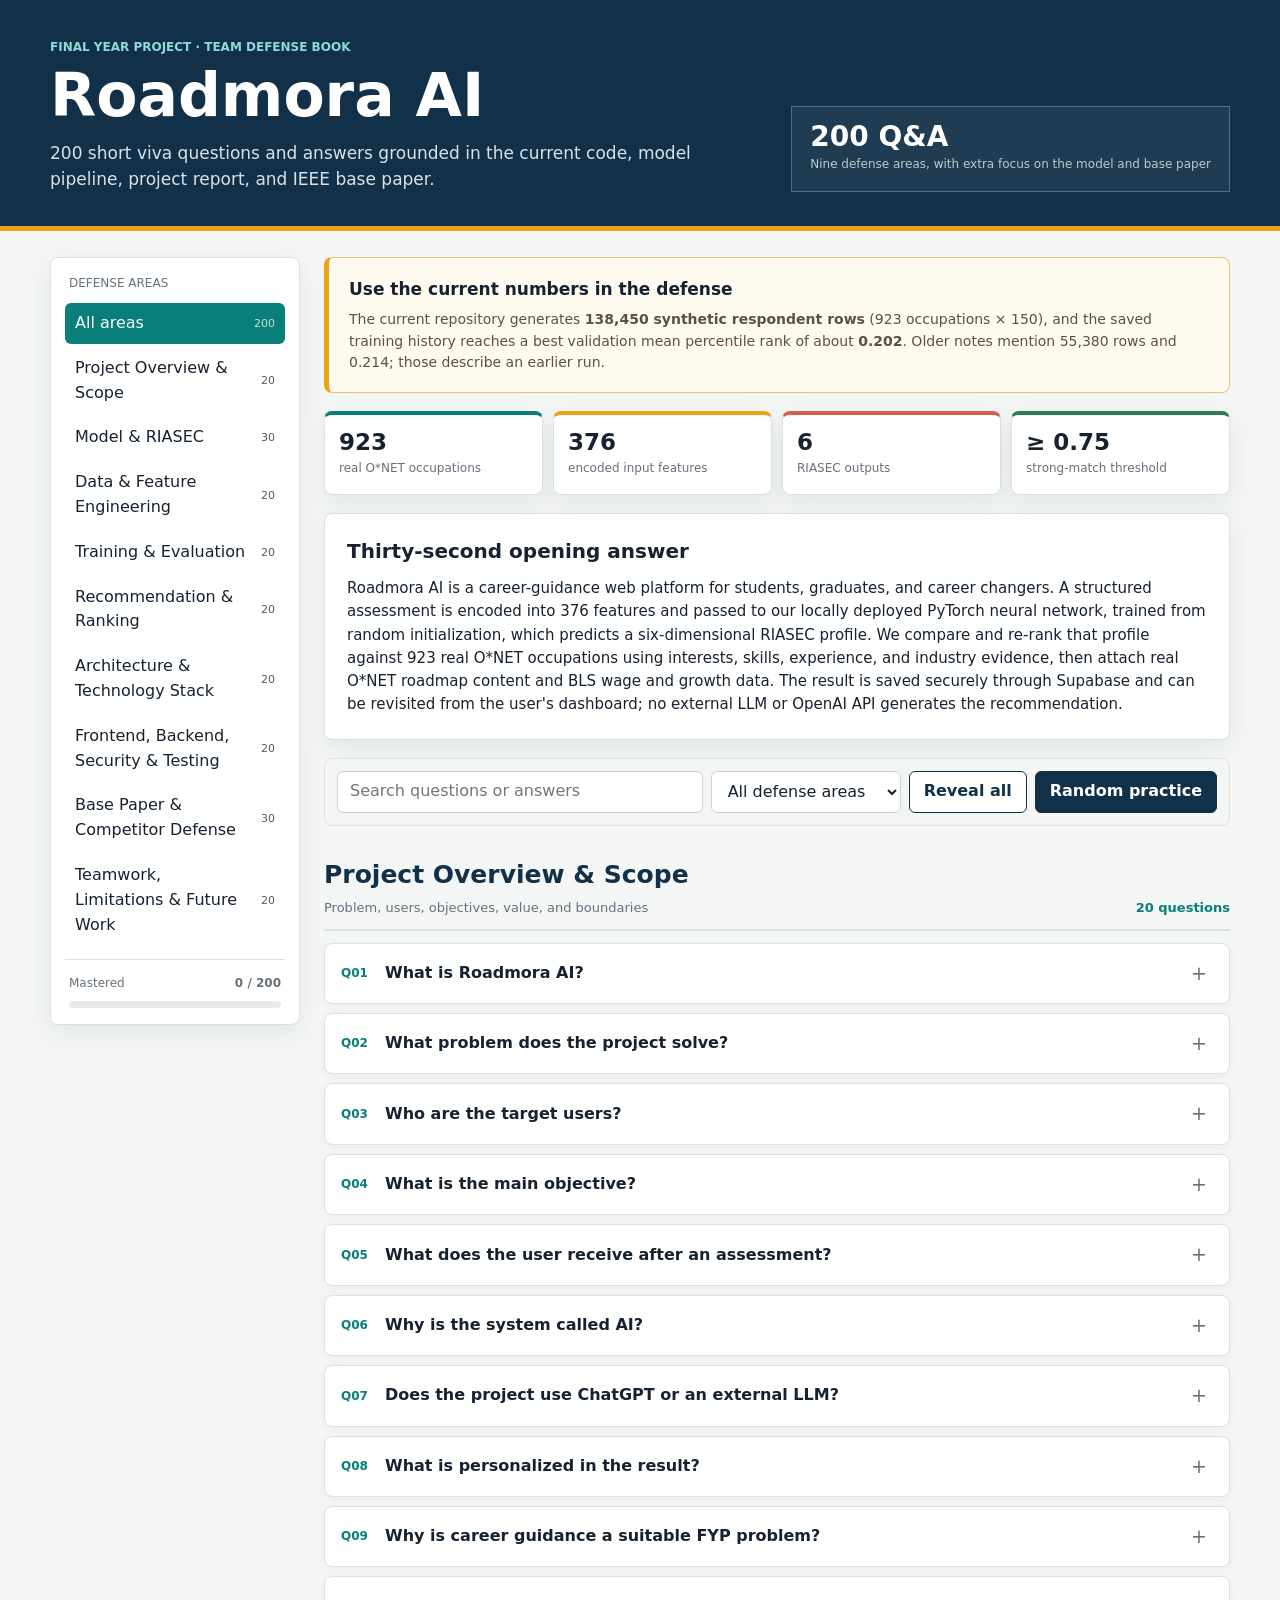
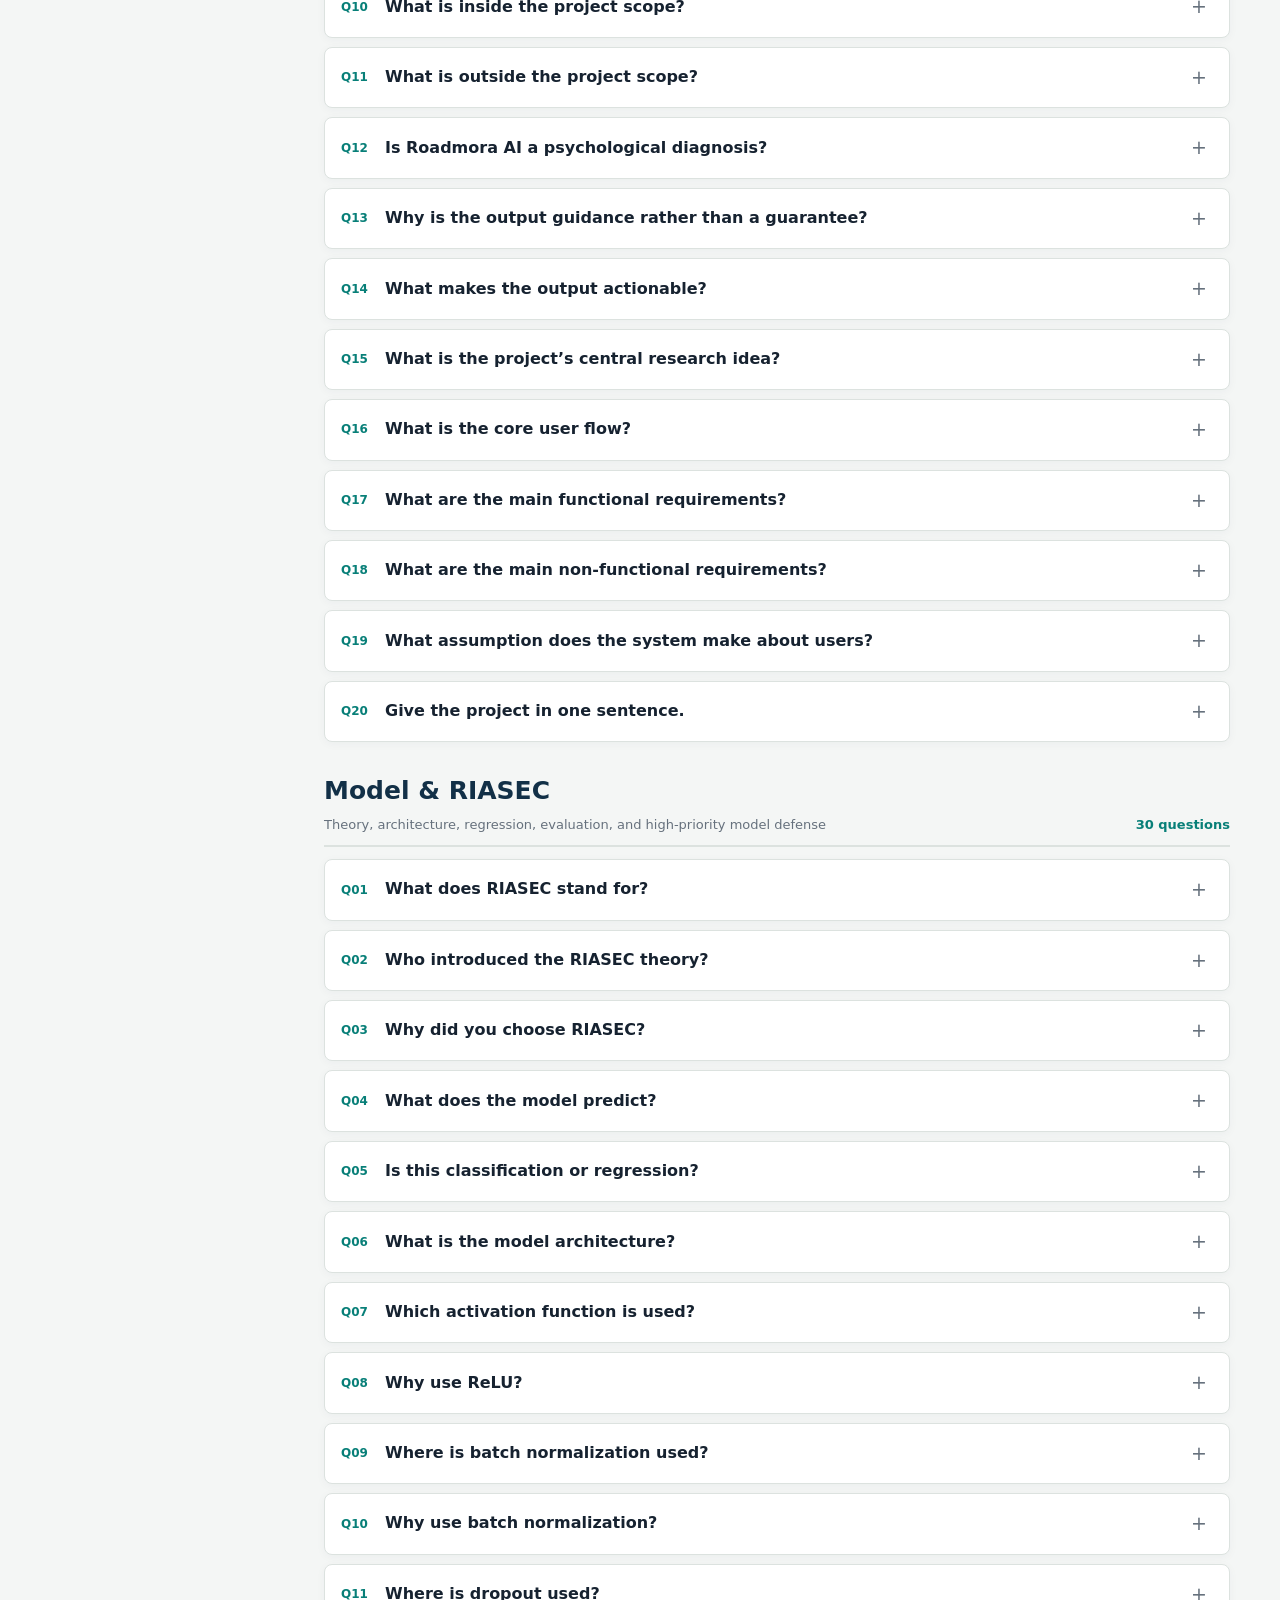
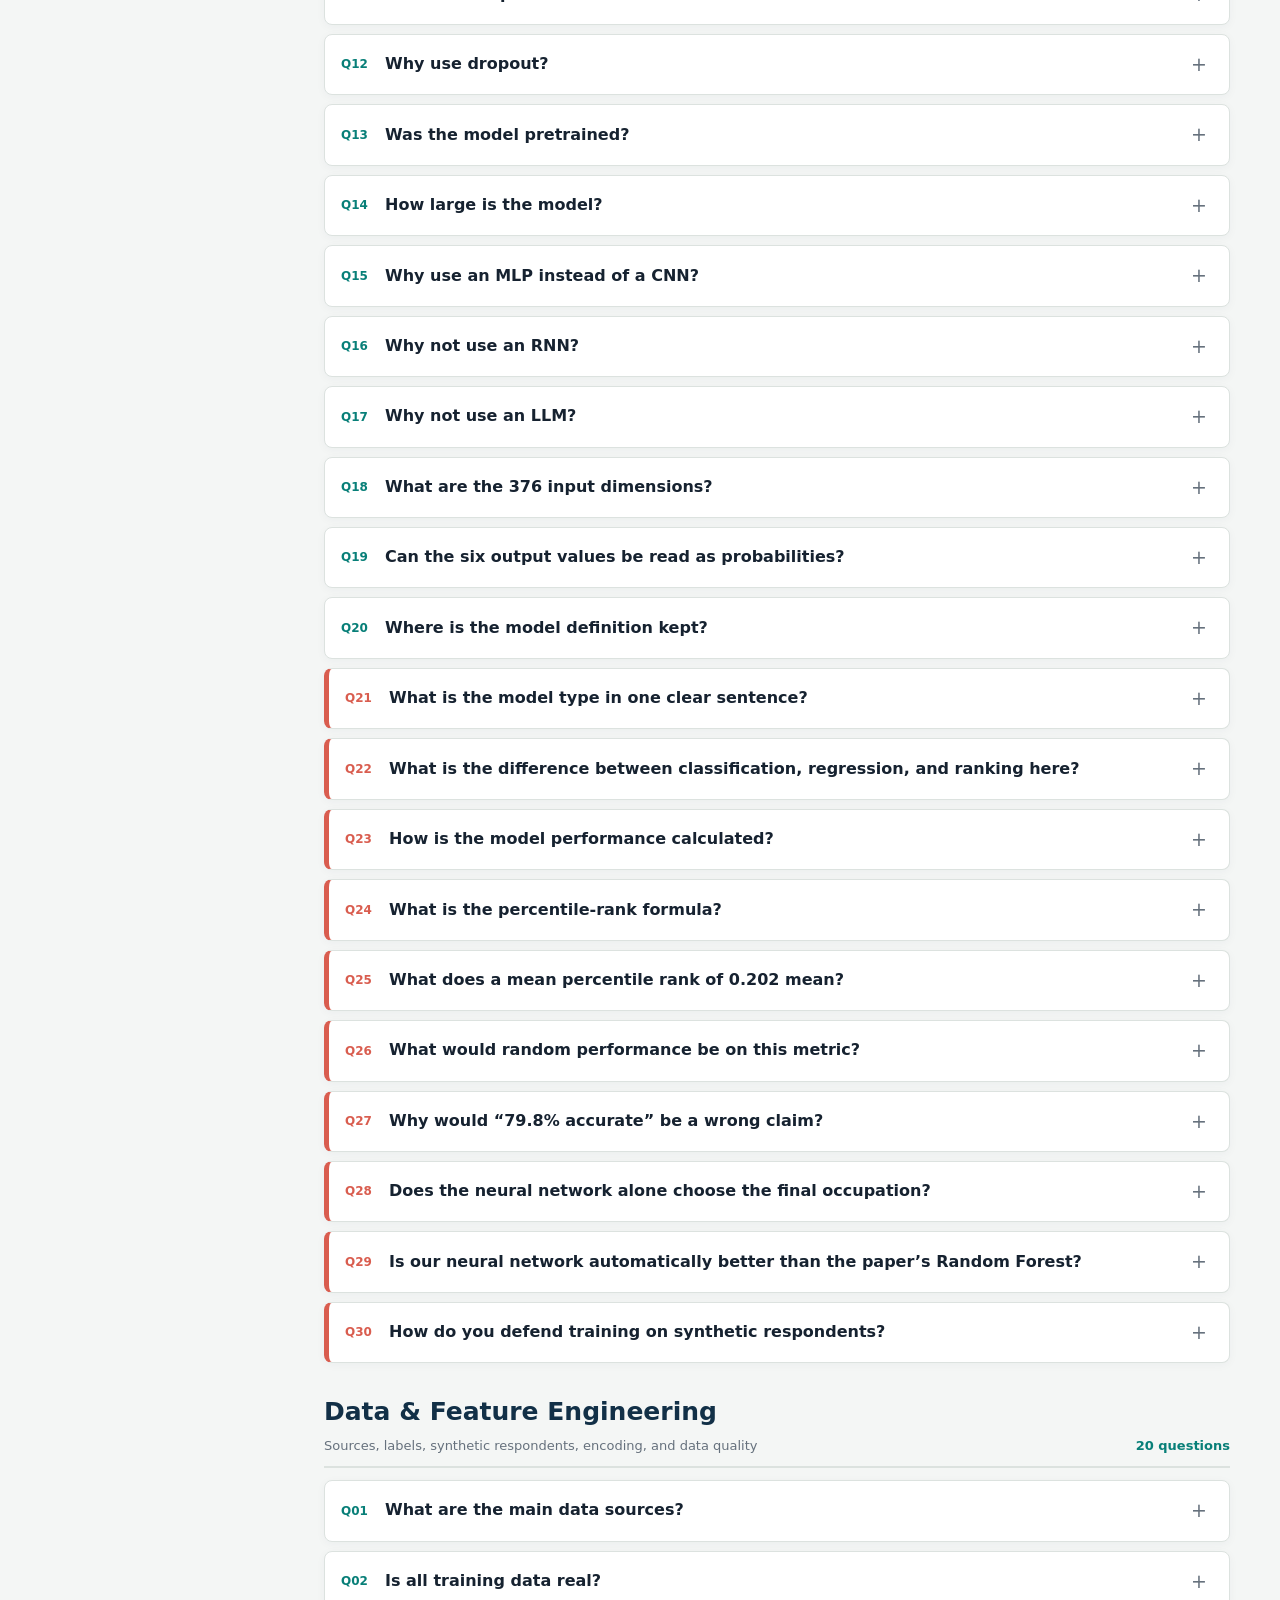
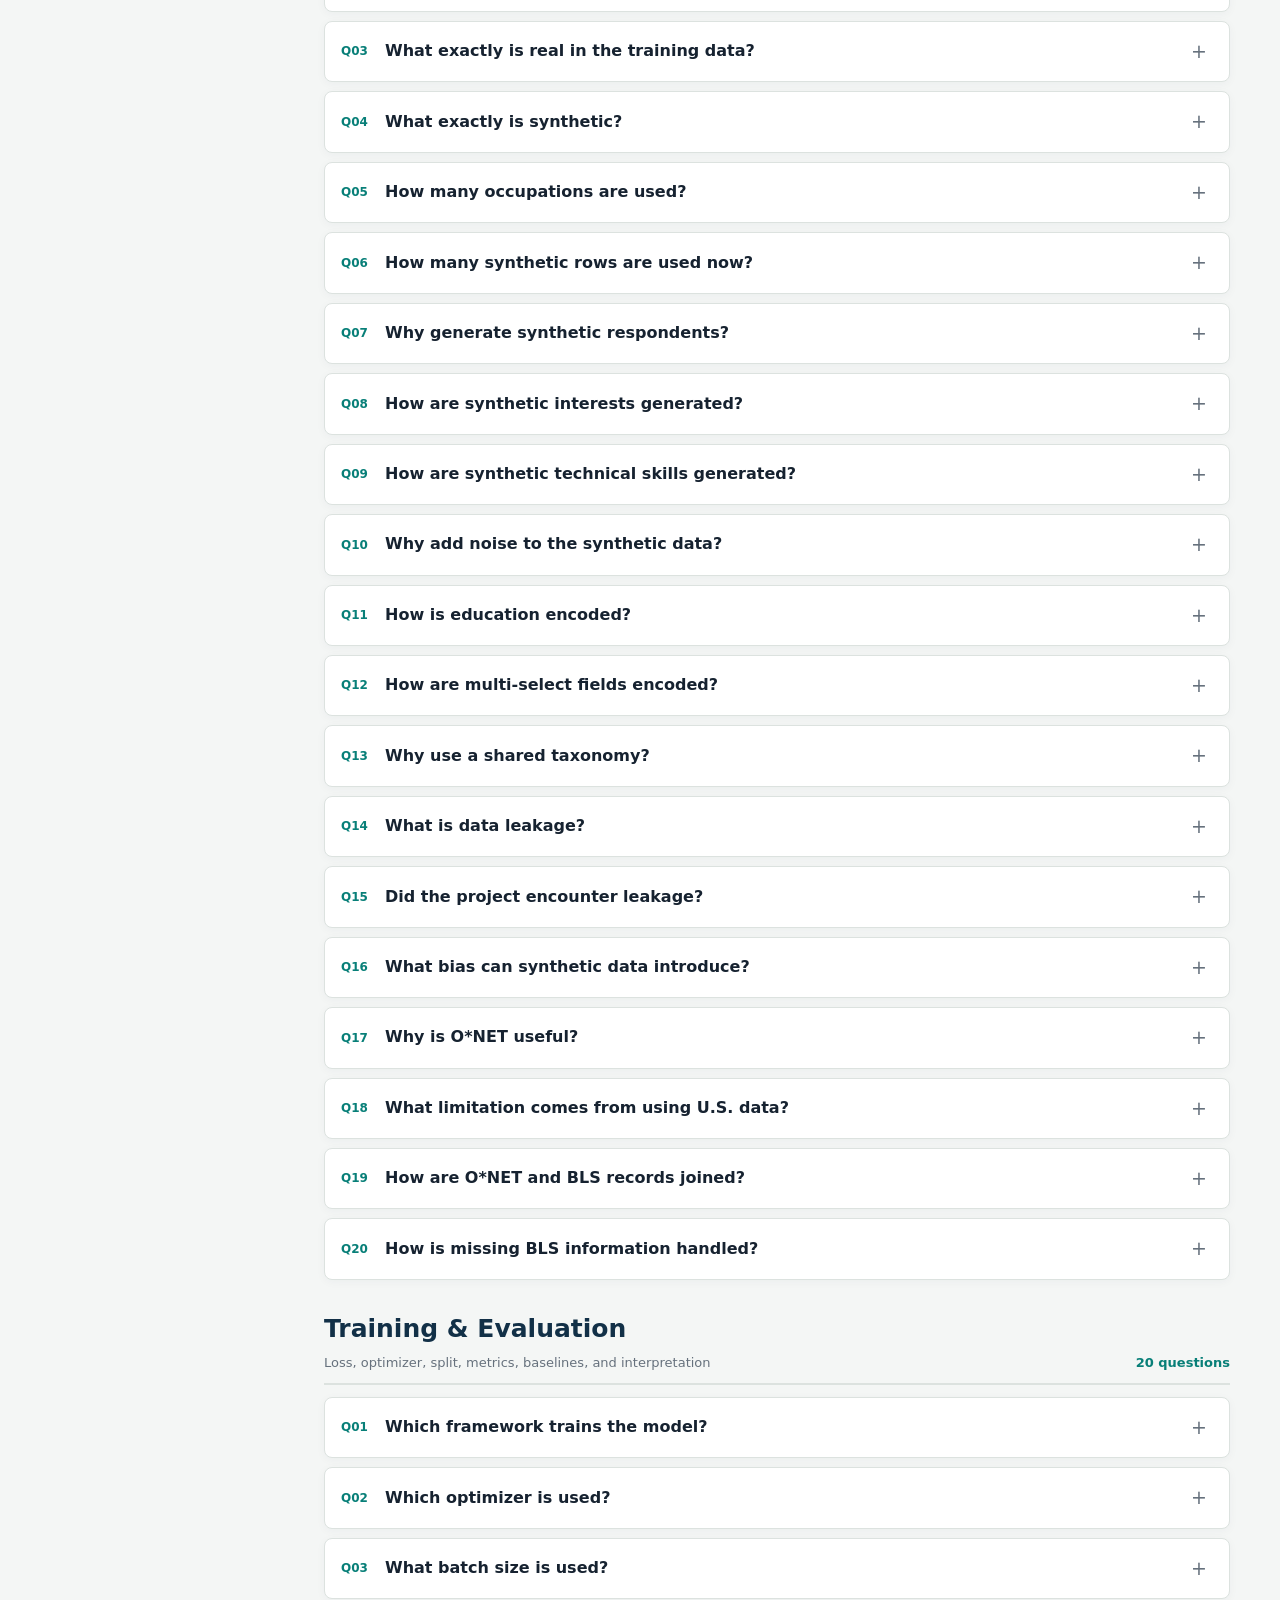
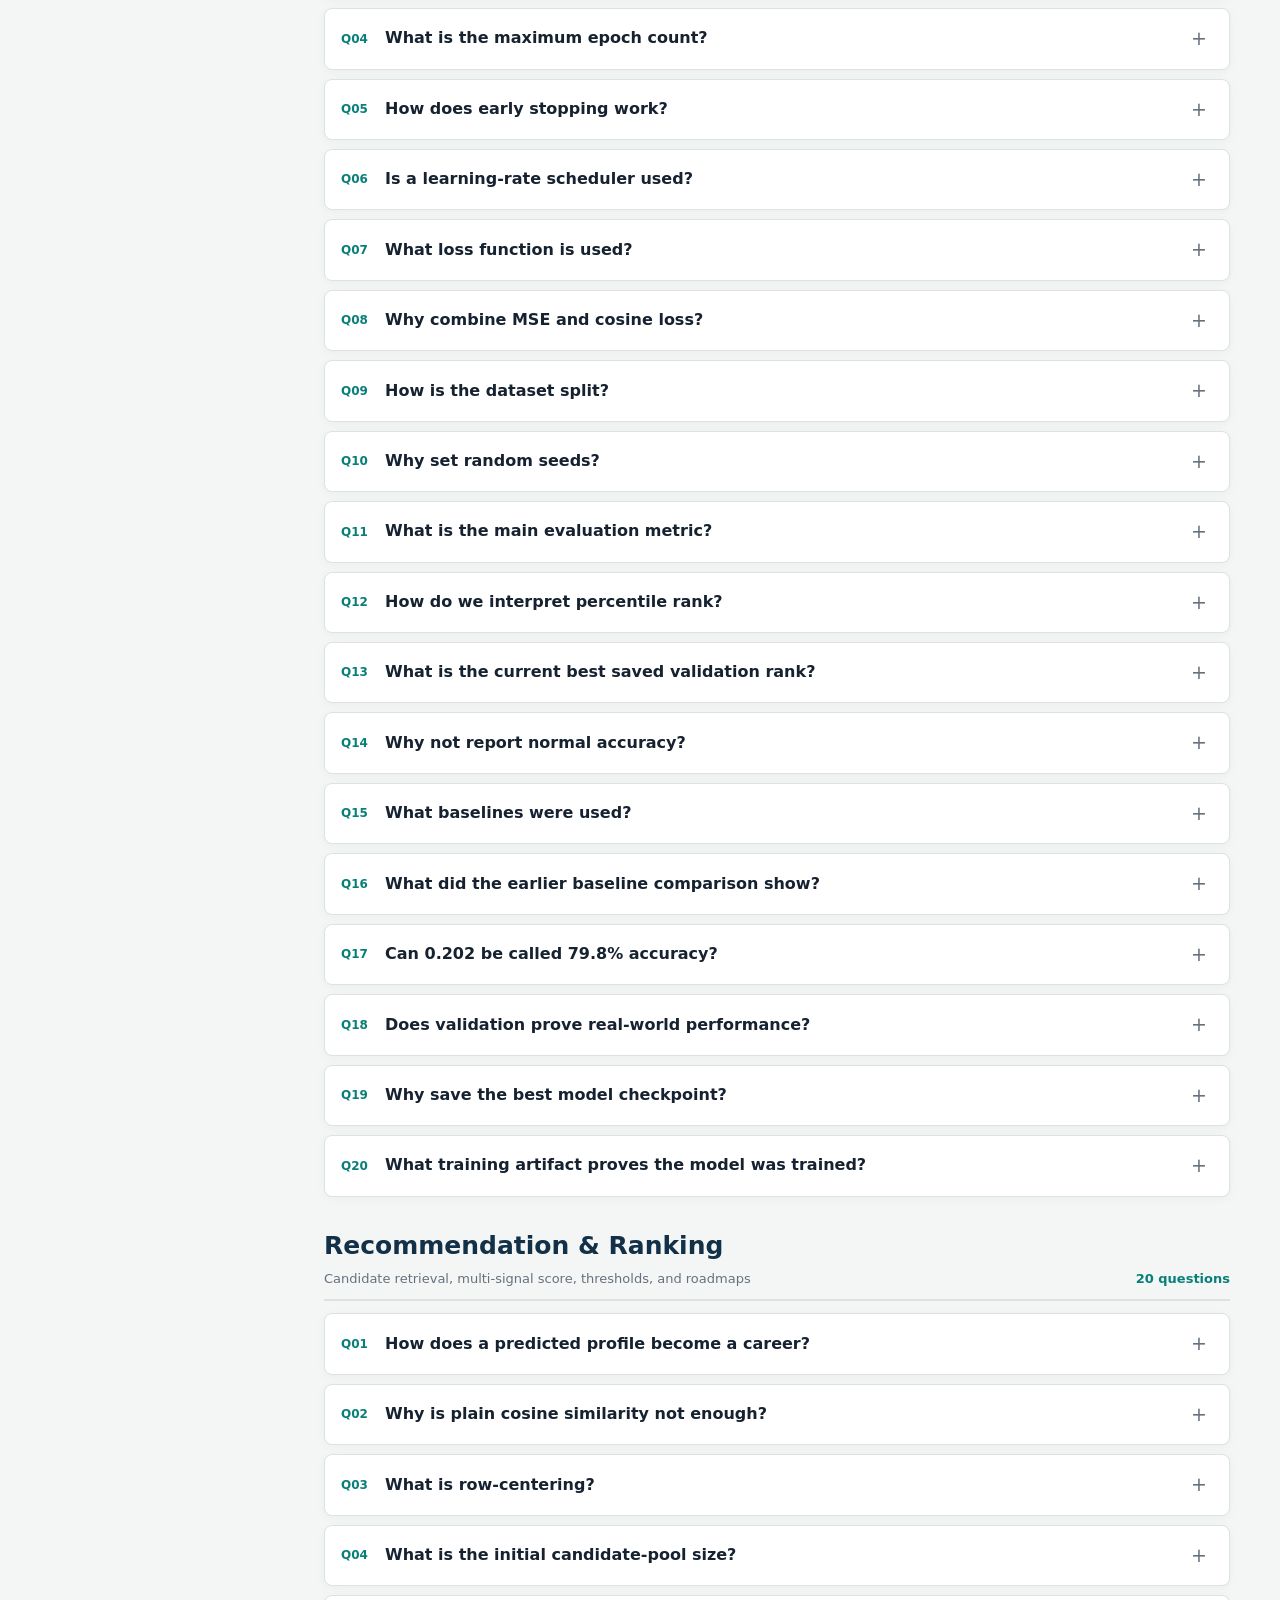
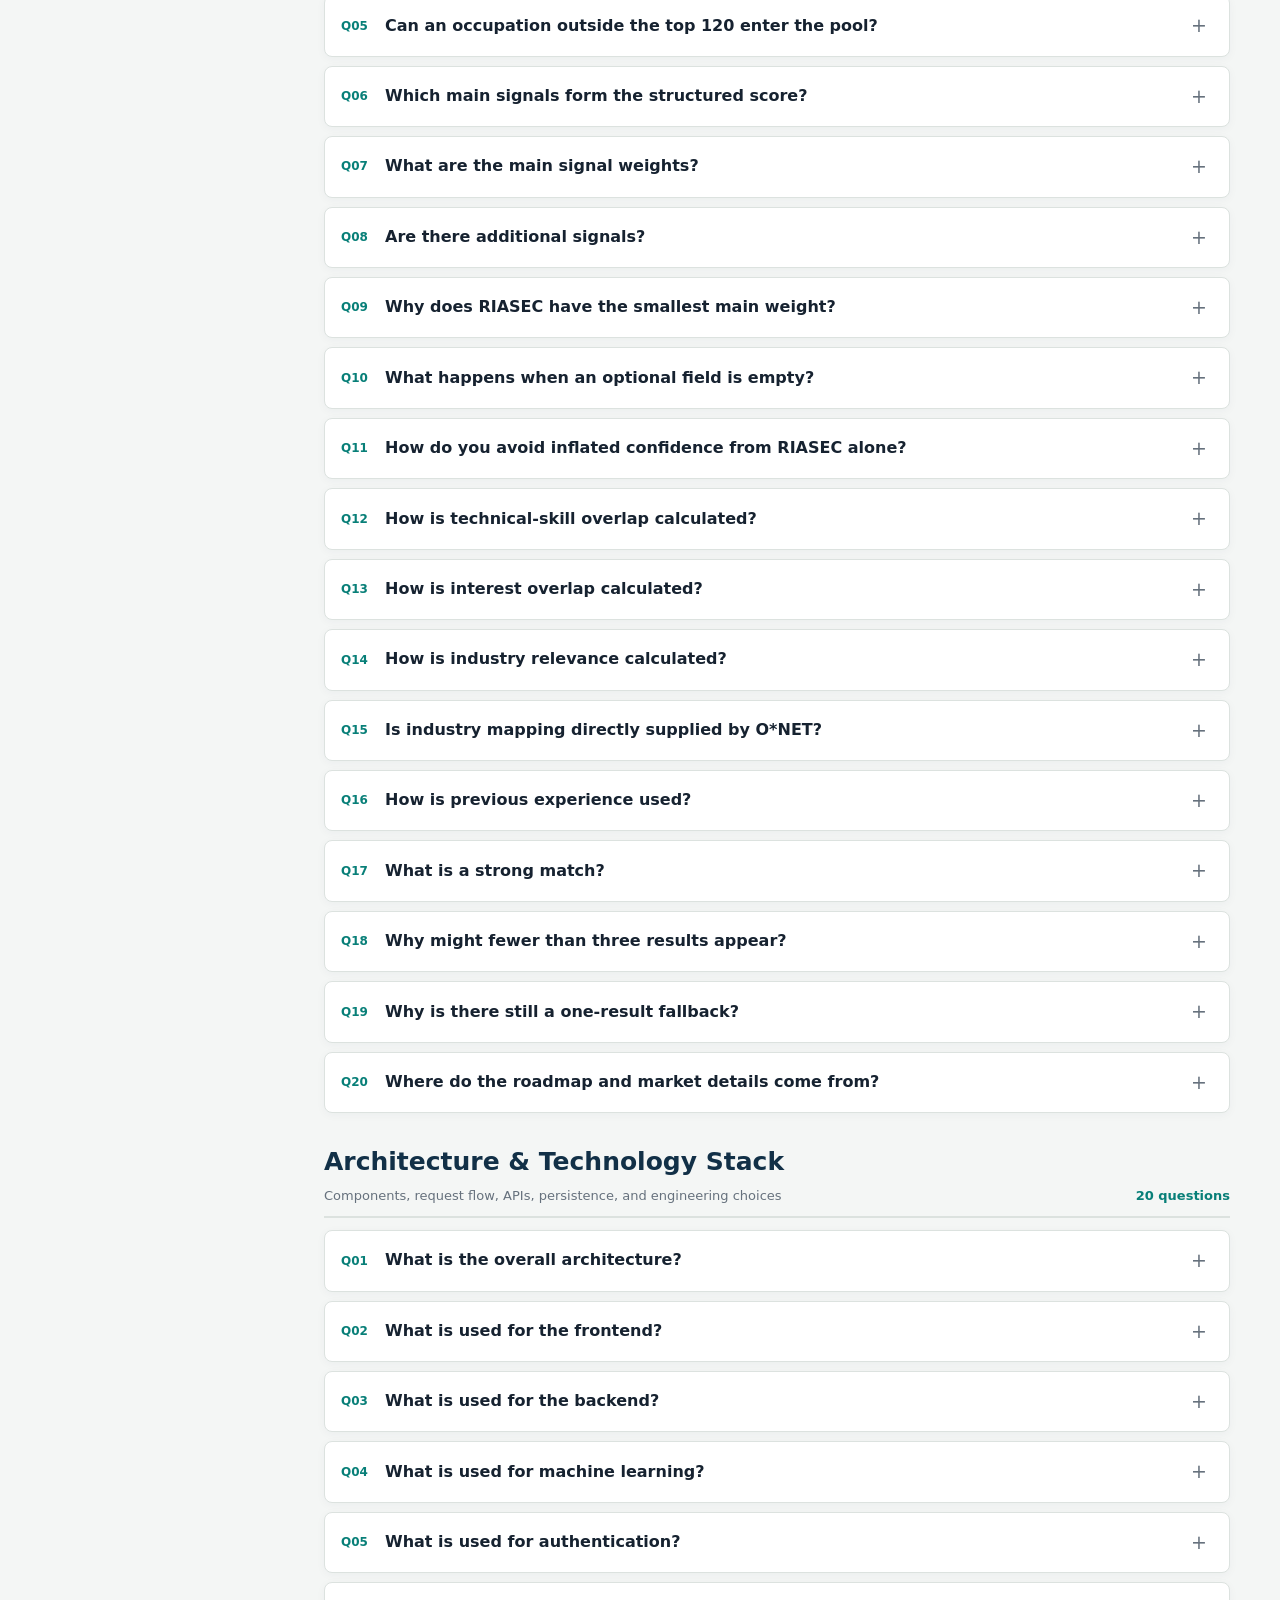
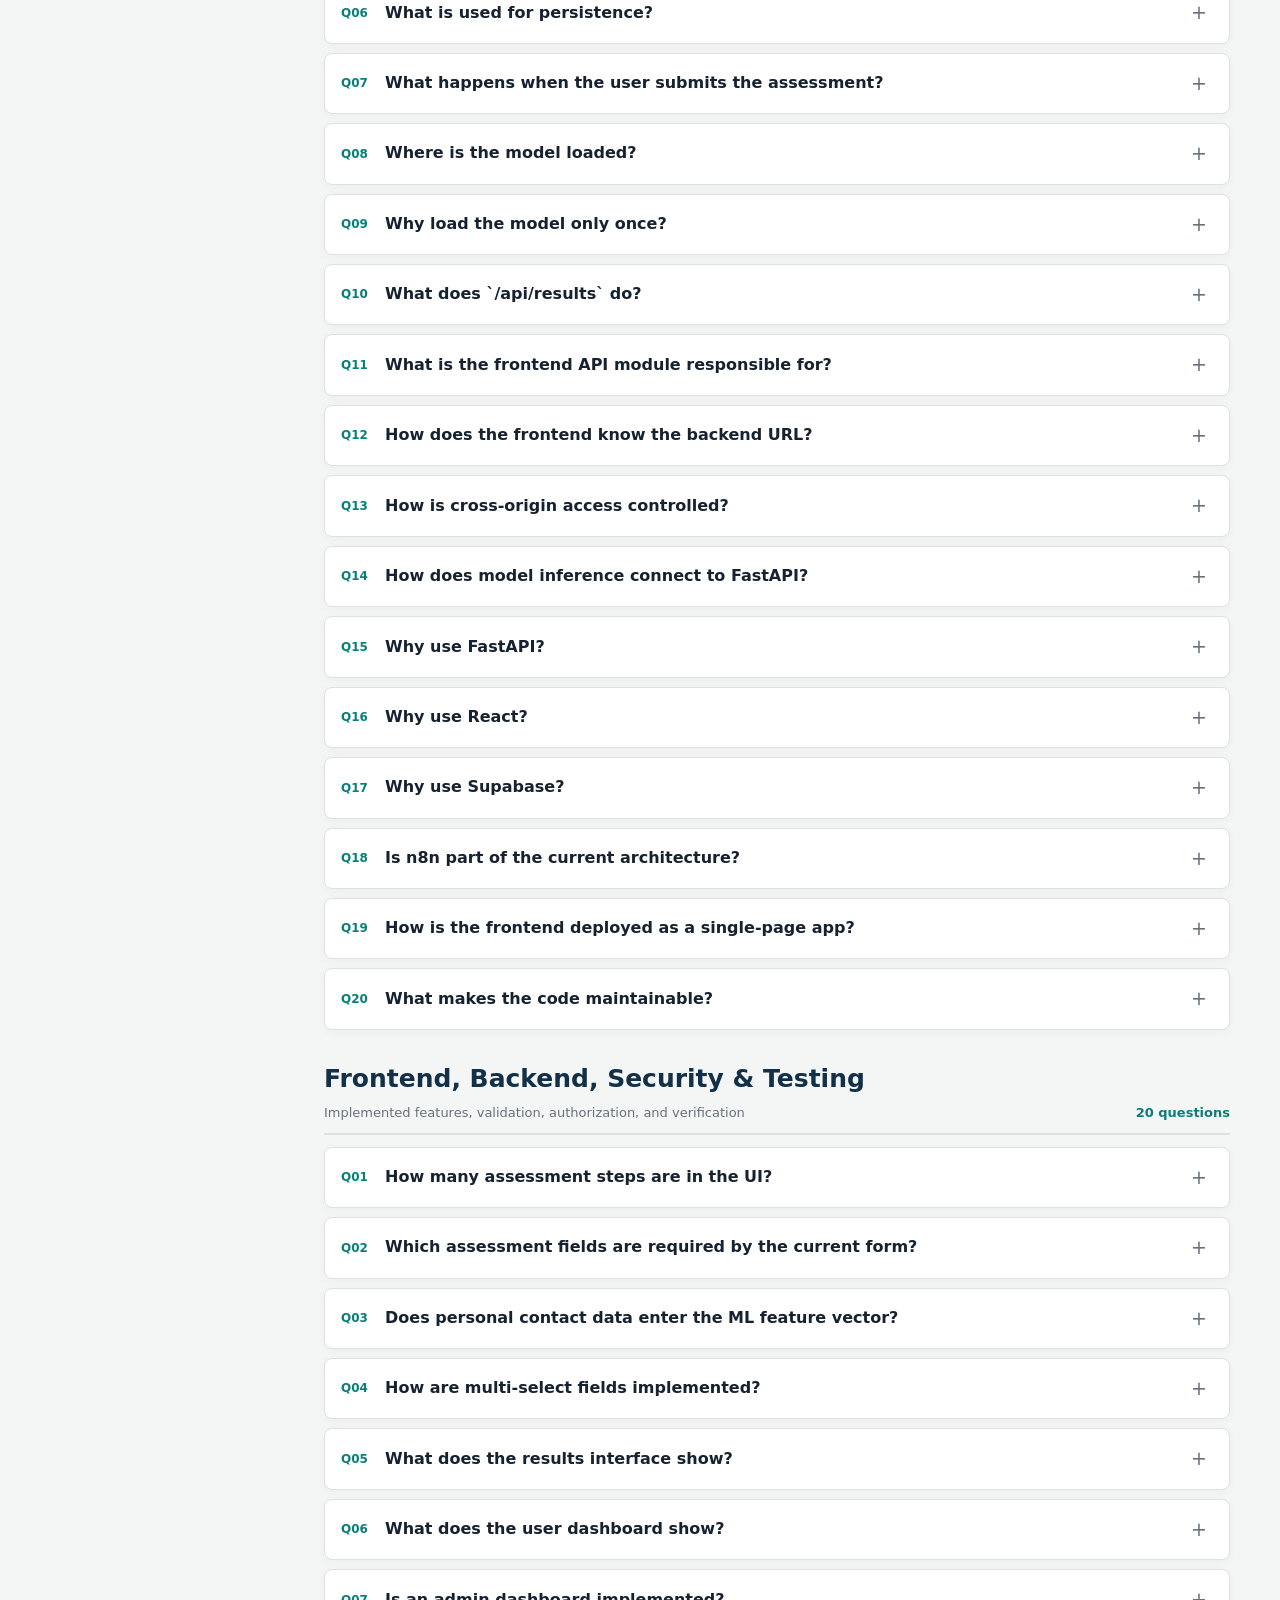
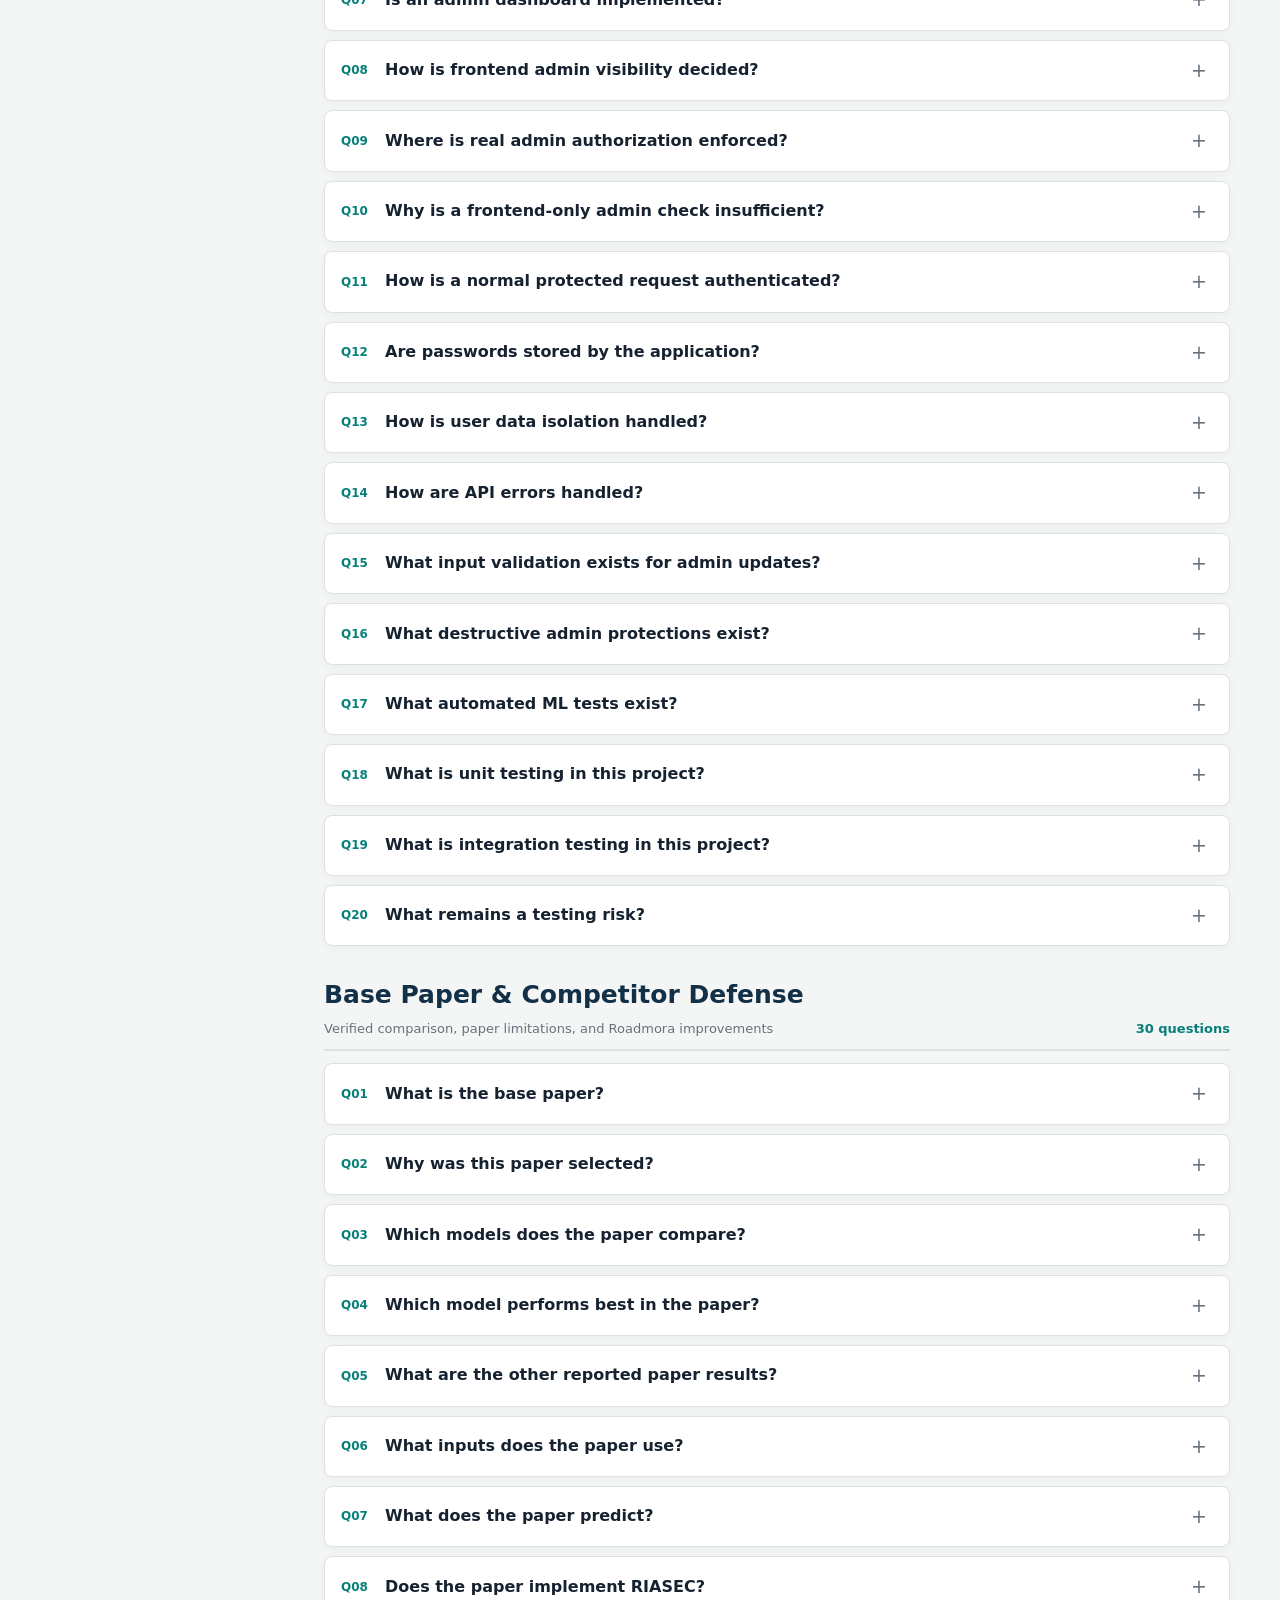
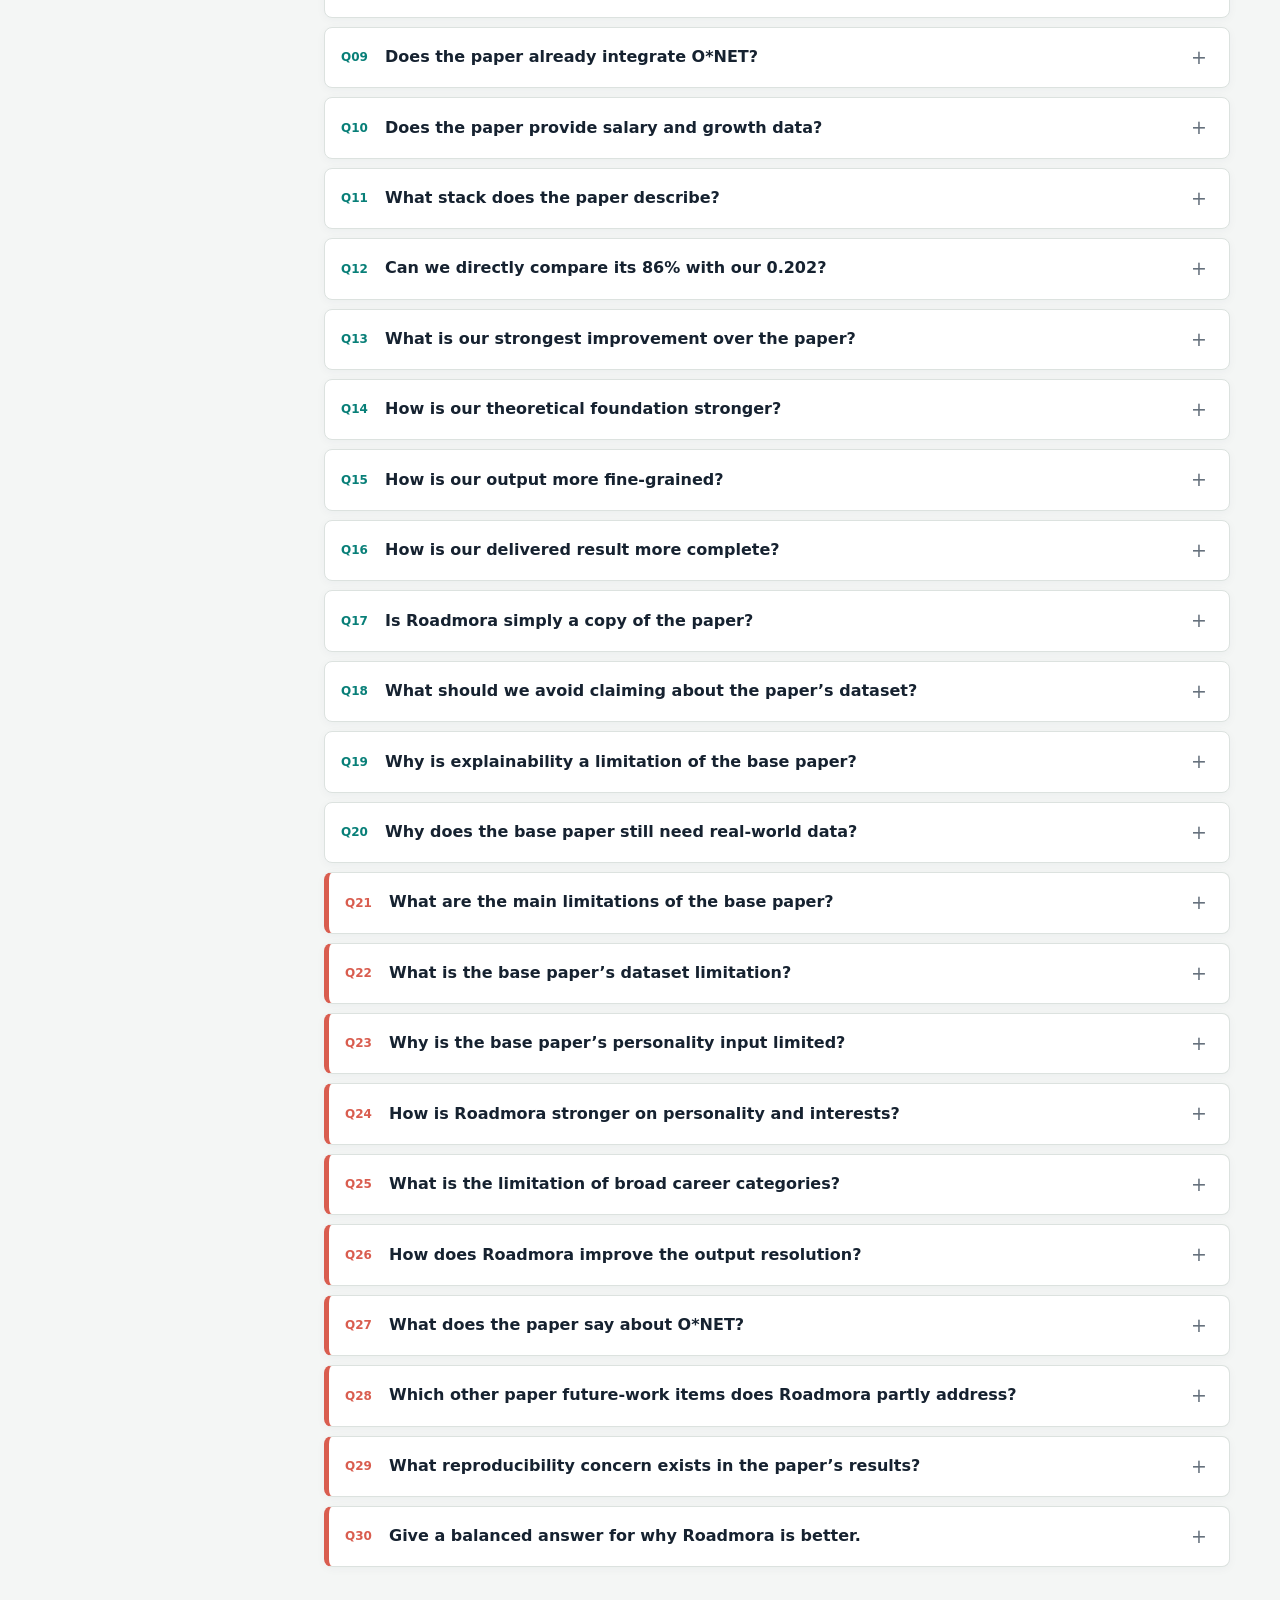
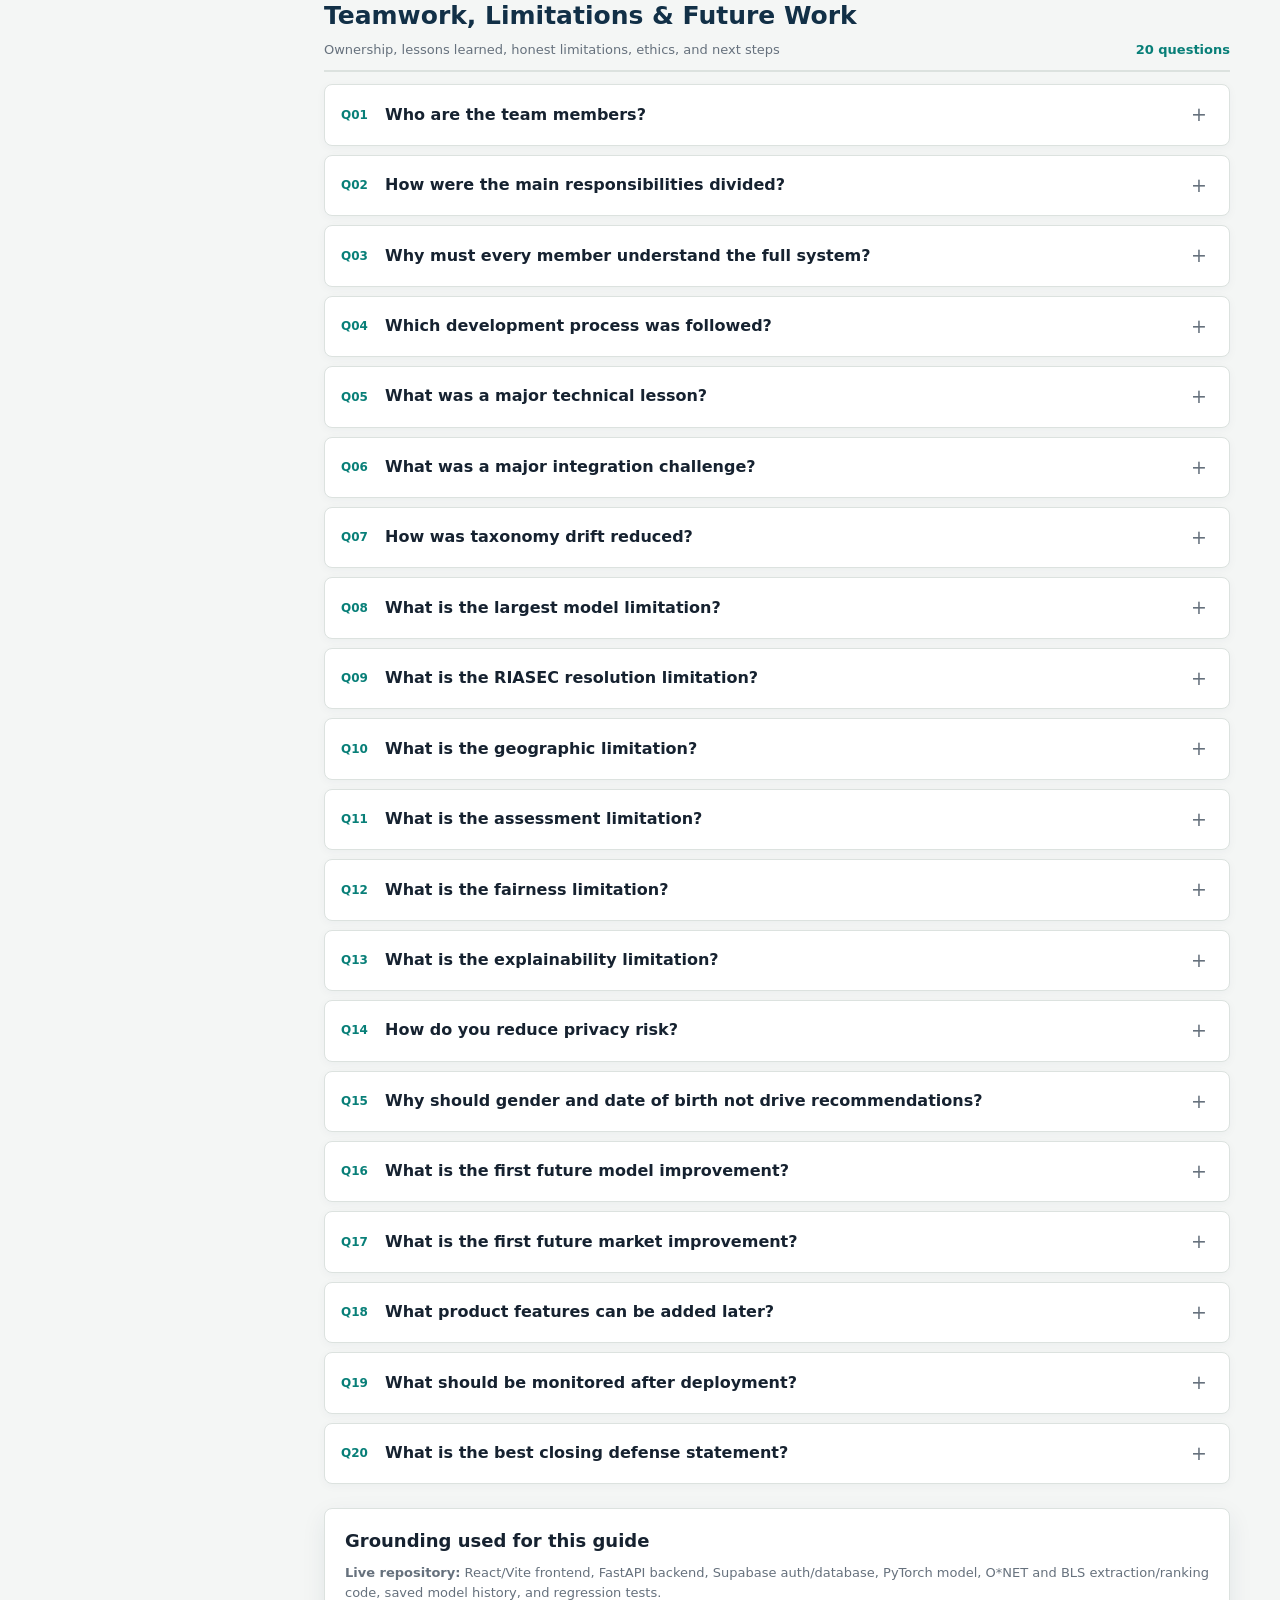
<file: Roadmora_AI_FYP_Defense_Preparation.html>
<!doctype html>
<html lang="en">
<head>
  <meta charset="utf-8">
  <meta name="viewport" content="width=device-width, initial-scale=1">
  <meta name="description" content="Roadmora AI final year project defense preparation question bank.">
  <title>Roadmora AI | FYP Defense Preparation</title>
  <style>
    :root {
      --ink: #162230;
      --muted: #66717d;
      --paper: #f4f6f5;
      --surface: #ffffff;
      --line: #dce2df;
      --navy: #123047;
      --teal: #087f78;
      --amber: #e8a317;
      --coral: #d95d4f;
      --green: #2f7d4a;
      --shadow: 0 8px 24px rgba(18, 48, 71, .08);
      --radius: 8px;
    }

    * { box-sizing: border-box; }
    html { scroll-behavior: smooth; }
    body {
      margin: 0;
      color: var(--ink);
      background: var(--paper);
      font-family: Inter, ui-sans-serif, system-ui, -apple-system, BlinkMacSystemFont, "Segoe UI", sans-serif;
      line-height: 1.55;
    }
    button, input, select { font: inherit; }
    button { cursor: pointer; }

    .masthead {
      color: white;
      background: var(--navy);
      border-bottom: 5px solid var(--amber);
    }
    .masthead__inner {
      width: min(1180px, calc(100% - 32px));
      margin: 0 auto;
      padding: 38px 0 34px;
      display: grid;
      grid-template-columns: 1fr auto;
      gap: 28px;
      align-items: end;
    }
    .eyebrow {
      margin: 0 0 8px;
      color: #8ddbd5;
      font-size: 12px;
      font-weight: 800;
      letter-spacing: 0;
      text-transform: uppercase;
    }
    h1 { margin: 0; font-size: clamp(34px, 5vw, 60px); line-height: 1.02; letter-spacing: 0; }
    .subtitle { max-width: 720px; margin: 14px 0 0; color: #d7e3e8; font-size: 17px; }
    .fact-stamp {
      min-width: 240px;
      padding: 16px 18px;
      border: 1px solid rgba(255,255,255,.25);
      background: rgba(255,255,255,.06);
    }
    .fact-stamp strong { display: block; color: #fff; font-size: 28px; line-height: 1; }
    .fact-stamp span { color: #b9cbd3; font-size: 12px; }

    .layout {
      width: min(1180px, calc(100% - 32px));
      margin: 26px auto 64px;
      display: grid;
      grid-template-columns: 250px minmax(0, 1fr);
      gap: 24px;
      align-items: start;
    }
    .sidebar { position: sticky; top: 18px; }
    .side-panel, .panel {
      background: var(--surface);
      border: 1px solid var(--line);
      border-radius: var(--radius);
      box-shadow: var(--shadow);
    }
    .side-panel { padding: 14px; }
    .side-title { margin: 2px 4px 10px; font-size: 12px; color: var(--muted); text-transform: uppercase; }
    .category-nav { display: grid; gap: 4px; }
    .category-btn {
      width: 100%;
      min-height: 40px;
      padding: 8px 10px;
      border: 0;
      border-radius: 6px;
      background: transparent;
      color: var(--ink);
      text-align: left;
      display: flex;
      justify-content: space-between;
      align-items: center;
      gap: 8px;
    }
    .category-btn:hover { background: #edf3f2; }
    .category-btn.active { color: white; background: var(--teal); }
    .category-btn span:last-child { font-size: 11px; opacity: .75; }
    .progress-block { margin-top: 14px; padding: 14px 4px 2px; border-top: 1px solid var(--line); }
    .progress-row { display: flex; justify-content: space-between; font-size: 12px; color: var(--muted); }
    .progress-track { height: 7px; margin-top: 8px; overflow: hidden; border-radius: 4px; background: #e7ecea; }
    .progress-fill { width: 0; height: 100%; background: var(--green); transition: width .2s ease; }

    .content { min-width: 0; }
    .truth-banner {
      margin-bottom: 18px;
      padding: 18px 20px;
      border: 1px solid #e8c46f;
      border-left: 5px solid var(--amber);
      border-radius: var(--radius);
      background: #fffaf0;
    }
    .truth-banner h2 { margin: 0 0 6px; font-size: 17px; }
    .truth-banner p { margin: 0; color: #5d5140; font-size: 14px; }

    .quick-grid {
      display: grid;
      grid-template-columns: repeat(4, minmax(0, 1fr));
      gap: 10px;
      margin-bottom: 18px;
    }
    .quick-stat { padding: 14px; border-top: 4px solid var(--teal); }
    .quick-stat:nth-child(2) { border-top-color: var(--amber); }
    .quick-stat:nth-child(3) { border-top-color: var(--coral); }
    .quick-stat:nth-child(4) { border-top-color: var(--green); }
    .quick-stat strong { display: block; font-size: 23px; line-height: 1.15; }
    .quick-stat span { color: var(--muted); font-size: 12px; }

    .pitch { margin-bottom: 18px; padding: 22px; }
    .pitch h2 { margin: 0 0 10px; font-size: 20px; }
    .pitch p { margin: 0; font-size: 15px; }

    .toolbar {
      position: sticky;
      top: 0;
      z-index: 10;
      display: grid;
      grid-template-columns: minmax(180px, 1fr) 190px auto auto;
      gap: 8px;
      padding: 12px;
      margin-bottom: 20px;
      background: rgba(244,246,245,.96);
      border: 1px solid var(--line);
      border-radius: var(--radius);
      backdrop-filter: blur(8px);
    }
    .control {
      min-height: 42px;
      padding: 0 12px;
      border: 1px solid #cbd4d0;
      border-radius: 6px;
      color: var(--ink);
      background: white;
    }
    .action {
      min-height: 42px;
      padding: 0 14px;
      border: 1px solid var(--navy);
      border-radius: 6px;
      color: white;
      background: var(--navy);
      font-weight: 750;
    }
    .action.secondary { color: var(--navy); background: white; }
    .action:hover { filter: brightness(1.08); }

    .section-head {
      margin: 30px 0 12px;
      padding-bottom: 10px;
      border-bottom: 2px solid var(--line);
      display: flex;
      justify-content: space-between;
      align-items: end;
      gap: 16px;
    }
    .section-head h2 { margin: 0; color: var(--navy); font-size: 25px; }
    .section-head p { margin: 4px 0 0; color: var(--muted); font-size: 13px; }
    .section-count { flex: 0 0 auto; color: var(--teal); font-weight: 800; font-size: 13px; }

    .qa-list { display: grid; gap: 9px; }
    .qa-card {
      overflow: hidden;
      background: var(--surface);
      border: 1px solid var(--line);
      border-radius: var(--radius);
      box-shadow: 0 2px 10px rgba(18,48,71,.04);
    }
    .qa-card.mastered { border-color: #8fc59e; }
    .qa-card.priority { border-left: 5px solid var(--coral); }
    .qa-card.priority .q-num { color: var(--coral); }
    .question {
      width: 100%;
      padding: 15px 16px;
      border: 0;
      color: var(--ink);
      background: transparent;
      display: grid;
      grid-template-columns: 34px minmax(0, 1fr) 22px;
      gap: 10px;
      align-items: center;
      text-align: left;
    }
    .question:hover { background: #f8faf9; }
    .q-num { color: var(--teal); font-weight: 850; font-size: 12px; }
    .q-text { font-weight: 740; }
    .chevron { color: var(--muted); font-size: 19px; transition: transform .2s ease; }
    .qa-card.open .chevron { transform: rotate(45deg); }
    .answer { display: none; padding: 0 16px 16px 60px; color: #3f4a55; }
    .qa-card.open .answer { display: block; }
    .answer p { margin: 0; }
    .answer-footer { margin-top: 12px; display: flex; justify-content: space-between; align-items: center; gap: 12px; }
    .tag { color: var(--muted); font-size: 11px; text-transform: uppercase; }
    .master-btn {
      min-height: 32px;
      padding: 0 10px;
      border: 1px solid #b8c4bf;
      border-radius: 5px;
      color: var(--ink);
      background: white;
      font-size: 12px;
      font-weight: 750;
    }
    .qa-card.mastered .master-btn { color: white; border-color: var(--green); background: var(--green); }
    .empty { display: none; padding: 44px 20px; text-align: center; color: var(--muted); }

    dialog {
      width: min(680px, calc(100% - 28px));
      padding: 0;
      border: 0;
      border-radius: var(--radius);
      box-shadow: 0 28px 80px rgba(0,0,0,.28);
    }
    dialog::backdrop { background: rgba(8,20,28,.68); }
    .quiz-head { padding: 15px 18px; color: white; background: var(--navy); display: flex; justify-content: space-between; gap: 16px; }
    .quiz-head strong { font-size: 14px; }
    .close-btn { border: 0; color: white; background: transparent; font-size: 22px; line-height: 1; }
    .quiz-body { padding: 26px; }
    .quiz-label { color: var(--teal); font-size: 12px; font-weight: 800; text-transform: uppercase; }
    .quiz-question { margin: 8px 0 20px; font-size: 23px; line-height: 1.3; }
    .quiz-answer { display: none; padding: 15px; border-left: 4px solid var(--amber); background: #fff8e8; }
    .quiz-answer.visible { display: block; }
    .quiz-actions { margin-top: 20px; display: flex; justify-content: flex-end; gap: 8px; }

    footer { padding: 28px 16px 40px; color: var(--muted); text-align: center; font-size: 12px; }
    .sources { margin-top: 24px; padding: 18px 20px; }
    .sources h2 { margin: 0 0 8px; font-size: 18px; }
    .sources p { margin: 5px 0; color: var(--muted); font-size: 13px; }

    @media (max-width: 920px) {
      .masthead__inner { grid-template-columns: 1fr; }
      .fact-stamp { min-width: 0; }
      .layout { grid-template-columns: 1fr; }
      .sidebar { position: static; }
      .category-nav { grid-template-columns: repeat(2, minmax(0, 1fr)); }
      .quick-grid { grid-template-columns: repeat(2, minmax(0, 1fr)); }
      .toolbar { grid-template-columns: 1fr 1fr; }
    }
    @media (max-width: 560px) {
      .masthead__inner, .layout { width: min(100% - 20px, 1180px); }
      .category-nav, .quick-grid, .toolbar { grid-template-columns: 1fr; }
      .question { grid-template-columns: 30px minmax(0, 1fr) 18px; padding: 14px 12px; }
      .answer { padding: 0 12px 14px 52px; }
      .section-head { align-items: start; }
    }
    @media print {
      body { background: white; font-size: 10.5pt; }
      .masthead { color: var(--ink); background: white; border-bottom: 2px solid #000; }
      .masthead__inner { width: 100%; padding: 16px 0; }
      .subtitle, .eyebrow, .fact-stamp span { color: #333; }
      .layout { width: 100%; display: block; margin: 0; }
      .sidebar, .toolbar, .master-btn, dialog { display: none !important; }
      .panel, .qa-card { box-shadow: none; }
      .quick-grid { grid-template-columns: repeat(4, 1fr); }
      .answer { display: block !important; }
      .chevron { display: none; }
      .qa-card { break-inside: avoid; }
      .section { break-before: page; }
      .section:first-of-type { break-before: auto; }
    }
  </style>
</head>
<body>
  <header class="masthead">
    <div class="masthead__inner">
      <div>
        <p class="eyebrow">Final Year Project · Team Defense Book</p>
        <h1>Roadmora AI</h1>
        <p class="subtitle">200 short viva questions and answers grounded in the current code, model pipeline, project report, and IEEE base paper.</p>
      </div>
      <div class="fact-stamp"><strong>200 Q&amp;A</strong><span>Nine defense areas, with extra focus on the model and base paper</span></div>
    </div>
  </header>

  <div class="layout">
    <aside class="sidebar">
      <div class="side-panel">
        <p class="side-title">Defense areas</p>
        <nav class="category-nav" id="categoryNav"></nav>
        <div class="progress-block">
          <div class="progress-row"><span>Mastered</span><strong id="progressText">0 / 200</strong></div>
          <div class="progress-track"><div class="progress-fill" id="progressFill"></div></div>
        </div>
      </div>
    </aside>

    <main class="content">
      <section class="truth-banner">
        <h2>Use the current numbers in the defense</h2>
        <p>The current repository generates <strong>138,450 synthetic respondent rows</strong> (923 occupations × 150), and the saved training history reaches a best validation mean percentile rank of about <strong>0.202</strong>. Older notes mention 55,380 rows and 0.214; those describe an earlier run.</p>
      </section>

      <section class="quick-grid" aria-label="Project facts">
        <div class="quick-stat panel"><strong>923</strong><span>real O*NET occupations</span></div>
        <div class="quick-stat panel"><strong>376</strong><span>encoded input features</span></div>
        <div class="quick-stat panel"><strong>6</strong><span>RIASEC outputs</span></div>
        <div class="quick-stat panel"><strong>≥ 0.75</strong><span>strong-match threshold</span></div>
      </section>

      <section class="pitch panel">
        <h2>Thirty-second opening answer</h2>
        <p>Roadmora AI is a career-guidance web platform for students, graduates, and career changers. A structured assessment is encoded into 376 features and passed to our locally deployed PyTorch neural network, trained from random initialization, which predicts a six-dimensional RIASEC profile. We compare and re-rank that profile against 923 real O*NET occupations using interests, skills, experience, and industry evidence, then attach real O*NET roadmap content and BLS wage and growth data. The result is saved securely through Supabase and can be revisited from the user's dashboard; no external LLM or OpenAI API generates the recommendation.</p>
      </section>

      <div class="toolbar">
        <input id="searchInput" class="control" type="search" placeholder="Search questions or answers" aria-label="Search questions and answers">
        <select id="categorySelect" class="control" aria-label="Filter by defense area"></select>
        <button id="toggleAnswers" class="action secondary" type="button">Reveal all</button>
        <button id="randomBtn" class="action" type="button">Random practice</button>
      </div>

      <div id="questionBank"></div>
      <div id="emptyState" class="empty panel">No question matches this search.</div>

      <section class="sources panel">
        <h2>Grounding used for this guide</h2>
        <p><strong>Live repository:</strong> React/Vite frontend, FastAPI backend, Supabase auth/database, PyTorch model, O*NET and BLS extraction/ranking code, saved model history, and regression tests.</p>
        <p><strong>Project documentation:</strong> RoadmoraAI Documentation, model training report, ML README, and defense notes.</p>
        <p><strong>Base paper:</strong> Mallick et al., “Machine Learning-Based Career Recommendation System Using Academic and Behavioral Analytics,” ESIC 2026, DOI 10.1109/ESIC68176.2026.11495729.</p>
      </section>
    </main>
  </div>

  <dialog id="quizDialog">
    <div class="quiz-head"><strong>Random viva practice</strong><button class="close-btn" id="closeQuiz" type="button" aria-label="Close">×</button></div>
    <div class="quiz-body">
      <div class="quiz-label" id="quizCategory"></div>
      <h2 class="quiz-question" id="quizQuestion"></h2>
      <div class="quiz-answer" id="quizAnswer"></div>
      <div class="quiz-actions">
        <button class="action secondary" id="showQuizAnswer" type="button">Show answer</button>
        <button class="action" id="nextQuiz" type="button">Next question</button>
      </div>
    </div>
  </dialog>

  <footer>Roadmora AI team defense preparation · Answers are intentionally short enough to speak naturally.</footer>

  <script>
    const sections = [
      {
        id: 'overview', title: 'Project Overview & Scope', note: 'Problem, users, objectives, value, and boundaries',
        qas: [
          ['What is Roadmora AI?', 'Roadmora AI is a web-based career-guidance platform that recommends suitable occupations, shows labour-market information, and provides an occupation-based learning roadmap.'],
          ['What problem does the project solve?', 'It reduces generic and fragmented career advice by combining a structured assessment, personalized occupation matching, market facts, and roadmap guidance in one system.'],
          ['Who are the target users?', 'The primary users are students, fresh graduates, job seekers, freelancers, employed users, and career changers.'],
          ['What is the main objective?', 'The main objective is to turn a user’s education, skills, experience, and interests into grounded career recommendations that the user can understand and revisit.'],
          ['What does the user receive after an assessment?', 'The user receives up to three strong occupation matches, match evidence, O*NET-based occupation details, BLS wage and growth information, and a roadmap.'],
          ['Why is the system called AI?', 'Its core prediction is produced by a trained neural network that learns a mapping from assessment features to a six-dimensional RIASEC profile.'],
          ['Does the project use ChatGPT or an external LLM?', 'No. The production recommendation path uses a locally loaded PyTorch model and structured O*NET/BLS data, with no OpenAI or other LLM call.'],
          ['What is personalized in the result?', 'The ranking changes according to the user’s encoded profile, selected interests, technical skills, previous roles, preferred industries, and any supported legacy goal text.'],
          ['Why is career guidance a suitable FYP problem?', 'It combines a meaningful social problem with machine learning, data engineering, backend APIs, authentication, database work, frontend UX, testing, and evaluation.'],
          ['What is inside the project scope?', 'The scope includes authentication, assessment, feature encoding, model inference, occupation ranking, market data, roadmaps, saved results, dashboards, and admin management.'],
          ['What is outside the project scope?', 'It does not guarantee employment or salary, replace a professional counsellor, provide a native mobile app, or use real-time live labour-market APIs.'],
          ['Is Roadmora AI a psychological diagnosis?', 'No. RIASEC is used as a vocational-interest framework for guidance, not as a clinical or diagnostic assessment.'],
          ['Why is the output guidance rather than a guarantee?', 'Career success also depends on changing markets, personal circumstances, education, effort, and opportunities that the model cannot fully observe.'],
          ['What makes the output actionable?', 'The system goes beyond a job label by adding occupation tasks, preparation requirements, salary, growth outlook, and ordered roadmap steps.'],
          ['What is the project’s central research idea?', 'A compact model can predict vocational interests, while trusted occupational datasets can ground the final recommendations and explanations.'],
          ['What is the core user flow?', 'Sign up or log in, complete the five-step assessment, submit it, review ranked matches, and revisit the saved recommendation from the dashboard.'],
          ['What are the main functional requirements?', 'Authentication, assessment submission, career recommendation, roadmap and market display, persistent history, and admin management are the main functions.'],
          ['What are the main non-functional requirements?', 'Security, responsiveness, usability, reliability, maintainability, and reasonable scalability are the main quality requirements.'],
          ['What assumption does the system make about users?', 'It assumes users answer honestly and provide enough relevant information for the model and re-ranking signals to be useful.'],
          ['Give the project in one sentence.', 'Roadmora AI turns a structured assessment into ranked, evidence-backed career guidance using a custom PyTorch RIASEC model and real O*NET/BLS data.']
        ]
      },
      {
        id: 'model', title: 'Model & RIASEC', note: 'Theory, architecture, regression, evaluation, and high-priority model defense',
        qas: [
          ['What does RIASEC stand for?', 'Realistic, Investigative, Artistic, Social, Enterprising, and Conventional.'],
          ['Who introduced the RIASEC theory?', 'Psychologist John Holland introduced the vocational-personality theory commonly called Holland Codes or RIASEC.'],
          ['Why did you choose RIASEC?', 'It gives the recommendation a recognized vocational-interest foundation and provides a compact profile that can be compared with real O*NET occupations.'],
          ['What does the model predict?', 'It predicts six continuous scores, one for each RIASEC dimension; it does not directly predict one job-title class.'],
          ['Is this classification or regression?', 'The neural network performs multi-output regression because it predicts six continuous RIASEC values. The later occupation stage is a ranking problem.'],
          ['What is the model architecture?', 'It is a feed-forward MLP with 376 inputs, hidden layers of 256, 128, and 64 units, and six outputs.'],
          ['Which activation function is used?', 'ReLU is used after each hidden linear layer.'],
          ['Why use ReLU?', 'ReLU is simple, efficient, and helps deep feed-forward networks learn non-linear relationships without the saturation problem of older activations.'],
          ['Where is batch normalization used?', 'Batch normalization follows each of the three hidden linear layers before ReLU.'],
          ['Why use batch normalization?', 'It stabilizes intermediate activations and generally makes training faster and less sensitive to scale changes.'],
          ['Where is dropout used?', 'Dropout rates of 0.20, 0.15, and 0.10 follow the three hidden activations.'],
          ['Why use dropout?', 'Dropout regularizes the model by preventing it from relying too heavily on particular hidden units.'],
          ['Was the model pretrained?', 'No. It starts from random weights and is trained locally from scratch.'],
          ['How large is the model?', 'The current network has about 139,000 trainable parameters, small enough to train and serve on ordinary hardware.'],
          ['Why use an MLP instead of a CNN?', 'The input is a fixed tabular feature vector, not an image or spatial grid, so convolution is not naturally suited to it.'],
          ['Why not use an RNN?', 'The input is not a time sequence; it is a set of encoded assessment fields, so recurrent structure would add unnecessary complexity.'],
          ['Why not use an LLM?', 'An LLM is unnecessary for this structured prediction task, less transparent, more expensive to serve, and outside the requirement to train our own model.'],
          ['What are the 376 input dimensions?', 'They are the combined one-hot and multi-hot positions for education, status, technical skills, soft skills, languages, interests, industries, internships, and job roles.'],
          ['Can the six output values be read as probabilities?', 'No. They are continuous interest scores; occupation similarity and the final combined score are calculated afterward.'],
          ['Where is the model definition kept?', 'The shared `RiasecMLP` class is in `ml/scripts/model_arch.py` so training and inference cannot drift into different architectures.'],
          ['What is the model type in one clear sentence?', 'It is a supervised, feed-forward, multi-output regression neural network that predicts six continuous RIASEC scores.'],
          ['What is the difference between classification, regression, and ranking here?', 'Classification chooses a discrete class, regression predicts continuous values, and ranking orders candidates. Our MLP performs regression, then the recommendation pipeline ranks occupations.'],
          ['How is the model performance calculated?', 'For every validation example, all 923 occupations are sorted by similarity to the predicted RIASEC vector. We find the true source occupation’s rank, divide it by 923, and average that percentile across validation examples.'],
          ['What is the percentile-rank formula?', 'For one example it is the zero-based rank of the true occupation divided by the number of occupations. Mean percentile rank is the average of that value across all validation examples.'],
          ['What does a mean percentile rank of 0.202 mean?', 'It means the correct source occupation appears around the top 20.2% of 923 candidates on average. It is a ranking position, not a probability or accuracy percentage.'],
          ['What would random performance be on this metric?', 'Random ordering gives a mean percentile rank close to 0.5, while a perfect system would be close to 0.0.'],
          ['Why would “79.8% accurate” be a wrong claim?', 'Subtracting 0.202 from one does not create classification accuracy. Percentile rank measures average ordering position, so the honest result is “0.202 mean percentile rank.”'],
          ['Does the neural network alone choose the final occupation?', 'No. It predicts the broad RIASEC profile; a transparent second stage ranks occupations using RIASEC, interests, skills, industry, experience, core-skill, and supported goal evidence.'],
          ['Is our neural network automatically better than the paper’s Random Forest?', 'No algorithm is automatically better. Our advantage is the complete problem design: RIASEC regression, 923 grounded occupations, multi-signal ranking, O*NET/BLS enrichment, and an end-to-end deployed system.'],
          ['How do you defend training on synthetic respondents?', 'We clearly separate synthetic inputs from real O*NET targets, report synthetic-validation results honestly, add noise, compare baselines, and identify real-user evaluation as the most important future improvement.']
        ]
      },
      {
        id: 'data', title: 'Data & Feature Engineering', note: 'Sources, labels, synthetic respondents, encoding, and data quality',
        qas: [
          ['What are the main data sources?', 'O*NET 31.0 supplies occupations, RIASEC profiles, interest areas, technology tags, Job Zones, and tasks; BLS supplies wage and employment-growth data.'],
          ['Is all training data real?', 'No. The occupation labels and taxonomies are real, but the individual assessment respondents are synthetically generated.'],
          ['What exactly is real in the training data?', 'The 923 occupation identities, their O*NET RIASEC target vectors, and the interest taxonomy are real government-sourced data.'],
          ['What exactly is synthetic?', 'The combinations of education, status, skills, languages, interests, industries, internships, and job experience are generated examples rather than responses from real people.'],
          ['How many occupations are used?', 'The current O*NET occupation file contains 923 occupations.'],
          ['How many synthetic rows are used now?', 'The current generator creates 150 respondents for each of 923 occupations, producing 138,450 rows.'],
          ['Why generate synthetic respondents?', 'A large labeled dataset matching our exact assessment schema was not available, so synthetic sampling made supervised training possible while keeping targets grounded in O*NET.'],
          ['How are synthetic interests generated?', 'They are sampled mainly from interest areas related to the occupation’s top three RIASEC dimensions, with noise added to avoid perfectly deterministic examples.'],
          ['How are synthetic technical skills generated?', 'They are sampled from skill categories loosely related to dominant RIASEC types, with random and empty cases included for variety.'],
          ['Why add noise to the synthetic data?', 'Noise reduces trivial memorization and better represents users whose answers are mixed, incomplete, or not perfectly aligned with one occupation.'],
          ['How is education encoded?', 'Education is a single-choice field encoded as a one-hot block.'],
          ['How are multi-select fields encoded?', 'Each allowed option has its own binary position, so selected values are 1 and unselected values are 0.'],
          ['Why use a shared taxonomy?', 'The frontend option lists and model encoder come from the same taxonomy files, preventing the UI from sending values the model does not recognize.'],
          ['What is data leakage?', 'Data leakage happens when information that reveals the target, or information from evaluation data, improperly reaches model training.'],
          ['Did the project encounter leakage?', 'Yes. An earlier setup produced about 99.9% accuracy because the answer was effectively exposed. The team treated that as a warning, corrected the pipeline, and stopped using that result.'],
          ['What bias can synthetic data introduce?', 'The generator reflects the mappings and assumptions chosen by the developers, so real users may show combinations and cultural patterns it does not represent.'],
          ['Why is O*NET useful?', 'O*NET offers a large, standardized, public occupational knowledge base with consistent codes and evidence across hundreds of occupations.'],
          ['What limitation comes from using U.S. data?', 'O*NET and BLS describe the U.S. labour market, so salary, demand, and occupation structures may not transfer directly to Pakistan or other countries.'],
          ['How are O*NET and BLS records joined?', 'They are matched through the shared six-digit SOC occupation code, with detailed O*NET suffixes removed for the BLS lookup.'],
          ['How is missing BLS information handled?', 'The system displays “Not available” rather than inventing a wage or growth value.']
        ]
      },
      {
        id: 'training', title: 'Training & Evaluation', note: 'Loss, optimizer, split, metrics, baselines, and interpretation',
        qas: [
          ['Which framework trains the model?', 'PyTorch trains and saves the neural network.'],
          ['Which optimizer is used?', 'Adam is used with a learning rate of 0.001 and weight decay of 0.00001.'],
          ['What batch size is used?', 'The training DataLoader uses batches of 64 examples.'],
          ['What is the maximum epoch count?', 'The loop allows up to 400 epochs, but early stopping can end training much sooner.'],
          ['How does early stopping work?', 'Training stops after 30 epochs without an improvement in validation mean percentile rank, while the best checkpoint is retained.'],
          ['Is a learning-rate scheduler used?', 'Yes. ReduceLROnPlateau halves the learning rate after eight validation plateaus.'],
          ['What loss function is used?', 'The combined loss is 20% mean squared error and 80% cosine loss.'],
          ['Why combine MSE and cosine loss?', 'Cosine loss aligns training with the ranking direction, while MSE preserves useful magnitude information and prevents degenerate outputs.'],
          ['How is the dataset split?', 'The current script uses an 85% training and 15% validation split with random state 42.'],
          ['Why set random seeds?', 'Seeds make data generation, splitting, and initial conditions more reproducible for comparison.'],
          ['What is the main evaluation metric?', 'Mean percentile rank measures where the true source occupation appears when all 923 occupations are ranked against the predicted profile.'],
          ['How do we interpret percentile rank?', 'Lower is better: 0 means first place, about 0.5 is random, and 1 is last place.'],
          ['What is the current best saved validation rank?', 'The current saved history reaches approximately 0.202, meaning the true source occupation is around the top fifth on average.'],
          ['Why not report normal accuracy?', 'The model predicts a continuous RIASEC vector and ranks 923 similar occupations, so exact-class accuracy would not describe the actual task well.'],
          ['What baselines were used?', 'A mean-vector sanity baseline, Ridge Regression, and Random Forest were used to contextualize the MLP.'],
          ['What did the earlier baseline comparison show?', 'The documented run reported about 0.496 for the mean baseline, 0.249 for Ridge, 0.325 for Random Forest, and 0.214 for the then-current MLP; lower was better.'],
          ['Can 0.202 be called 79.8% accuracy?', 'No. Percentile rank is not accuracy, and converting it to a percentage accuracy would be misleading.'],
          ['Does validation prove real-world performance?', 'No. Validation examples come from the same synthetic generation process, so they mainly show internal consistency, not full generalization to real users.'],
          ['Why save the best model checkpoint?', 'The last epoch may be worse than an earlier one, so saving on validation improvement preserves the strongest observed state.'],
          ['What training artifact proves the model was trained?', 'The repository contains the training script, saved `.pt` weights, input-dimension metadata, epoch history JSON, and a training-curve image.']
        ]
      },
      {
        id: 'ranking', title: 'Recommendation & Ranking', note: 'Candidate retrieval, multi-signal score, thresholds, and roadmaps',
        qas: [
          ['How does a predicted profile become a career?', 'The predicted RIASEC vector is compared with all real occupation profiles, candidates are gathered, and multiple evidence signals re-rank them.'],
          ['Why is plain cosine similarity not enough?', 'All raw RIASEC values are positive, so plain cosine scores cluster near one and do not separate occupation-profile shapes well.'],
          ['What is row-centering?', 'The mean of each six-value RIASEC vector is subtracted before cosine similarity, making the comparison equivalent to correlation across the six dimensions.'],
          ['What is the initial candidate-pool size?', 'The system begins with the top 120 occupations by centered RIASEC similarity.'],
          ['Can an occupation outside the top 120 enter the pool?', 'Yes. Real skill or interest overlap, a recognized previous role, a core skill, or explicit legacy goal intent can add it.'],
          ['Which main signals form the structured score?', 'RIASEC similarity, interest overlap, technical-skill overlap, and industry relevance are the main signals.'],
          ['What are the main signal weights?', 'The current weights are RIASEC 0.15, interests 0.30, skills 0.35, and industry 0.20.'],
          ['Are there additional signals?', 'Yes. Core-skill relevance has weight 0.60, previous-role relevance 0.55, and supported legacy goal intent 0.40 when present.'],
          ['Why does RIASEC have the smallest main weight?', 'It is a useful broad signal but only six-dimensional and can mispredict a specific profile, so concrete O*NET skill and interest evidence should have more influence.'],
          ['What happens when an optional field is empty?', 'Its weight is removed and the available signals are renormalized, so missing information is not treated as negative evidence.'],
          ['How do you avoid inflated confidence from RIASEC alone?', 'The score denominator has a minimum evidence floor equal to RIASEC plus the strongest main optional weight, currently 0.50.'],
          ['How is technical-skill overlap calculated?', 'It uses an overlap coefficient and scales down cases with too few actual matches so one generic skill cannot create a false 100% match.'],
          ['How is interest overlap calculated?', 'It measures how much of the user’s selected interest set is supported by the occupation’s curated O*NET interest areas.'],
          ['How is industry relevance calculated?', 'The selected industries are compared with plausible industries mapped from the occupation’s official SOC major group.'],
          ['Is industry mapping directly supplied by O*NET?', 'No. It is a documented structural approximation based on SOC major groups because occupations can span many industries.'],
          ['How is previous experience used?', 'Structured job-role choices are resolved against occupation titles and aliases so directly relevant experience can raise the correct occupation.'],
          ['What is a strong match?', 'A final combined score of at least 0.75 is labeled a strong match.'],
          ['Why might fewer than three results appear?', 'The system refuses to pad the list with weak matches just to reach three; it returns only candidates above the strong-match threshold.'],
          ['Why is there still a one-result fallback?', 'The backend expects a top result to save, so the best available occupation is returned if no candidate clears 0.75.'],
          ['Where do the roadmap and market details come from?', 'Roadmap content comes from O*NET Job Zones and task statements; wage and projected-growth values come from BLS records.']
        ]
      },
      {
        id: 'architecture', title: 'Architecture & Technology Stack', note: 'Components, request flow, APIs, persistence, and engineering choices',
        qas: [
          ['What is the overall architecture?', 'It is a three-layer web system: React frontend, FastAPI application and ML layer, and Supabase authentication/PostgreSQL storage, plus local O*NET/BLS files.'],
          ['What is used for the frontend?', 'React 19, React Router, Vite, JavaScript, HTML, and CSS.'],
          ['What is used for the backend?', 'Python FastAPI with Pydantic validation, Uvicorn serving, and the Supabase Python client.'],
          ['What is used for machine learning?', 'PyTorch, NumPy, scikit-learn utilities, and Joblib for supporting model artifacts.'],
          ['What is used for authentication?', 'Supabase Auth issues and validates user sessions and JWT access tokens.'],
          ['What is used for persistence?', 'Supabase PostgreSQL stores user-linked recommendation results, including JSON market and roadmap fields.'],
          ['What happens when the user submits the assessment?', 'The frontend sends authenticated JSON to `/api/assessment`; FastAPI verifies the token, runs prediction, saves the top result, and returns the ranked matches.'],
          ['Where is the model loaded?', 'The backend creates `CareerPredictor` at application startup, which loads the model and supporting datasets once.'],
          ['Why load the model only once?', 'Repeated disk loading would add unnecessary latency to every request and waste server resources.'],
          ['What does `/api/results` do?', 'It returns only the authenticated user’s saved assessment results, ordered newest first.'],
          ['What is the frontend API module responsible for?', '`frontend/src/lib/api.js` centralizes backend requests, bearer-token headers, JSON handling, and error messages.'],
          ['How does the frontend know the backend URL?', 'It reads `VITE_API_BASE_URL` from its environment configuration.'],
          ['How is cross-origin access controlled?', 'FastAPI CORS middleware allows the configured `FRONTEND_ORIGIN`, rather than allowing arbitrary origins.'],
          ['How does model inference connect to FastAPI?', '`backend/main.py` imports `CareerPredictor` from the ML scripts and calls it directly in process.'],
          ['Why use FastAPI?', 'It offers a concise Python API layer, dependency-based authentication, validation support, async endpoints, and easy integration with the PyTorch pipeline.'],
          ['Why use React?', 'The assessment, authentication modal, dashboards, filters, and expandable results benefit from reusable stateful components.'],
          ['Why use Supabase?', 'It combines hosted authentication and PostgreSQL access, reducing the amount of security and account infrastructure the team must build.'],
          ['Is n8n part of the current architecture?', 'No. It belonged to an earlier design and is no longer used by the active prediction path.'],
          ['How is the frontend deployed as a single-page app?', 'The Vercel rewrite sends unmatched paths to `index.html`, allowing React Router routes to load directly.'],
          ['What makes the code maintainable?', 'The project separates UI components, API access, authentication, backend routes, feature encoding, model architecture, prediction logic, data extraction, and tests.']
        ]
      },
      {
        id: 'application', title: 'Frontend, Backend, Security & Testing', note: 'Implemented features, validation, authorization, and verification',
        qas: [
          ['How many assessment steps are in the UI?', 'There are five: Personal, Education, Skills, Experience, and Interests.'],
          ['Which assessment fields are required by the current form?', 'Education, current status, and at least one career interest are required; the other assessment choices are optional.'],
          ['Does personal contact data enter the ML feature vector?', 'No. Name, email, phone, gender, and date of birth are collected by the form but are not among the model’s encoded feature blocks.'],
          ['How are multi-select fields implemented?', 'A reusable searchable `MultiSelect` component handles skills, languages, interests, industries, internships, and experience choices.'],
          ['What does the results interface show?', 'It shows ranked career cards with match strength, market analysis, roadmap details, and an option to retake the assessment.'],
          ['What does the user dashboard show?', 'It lists the user’s saved assessments, latest career, last activity, summary facts, and detailed roadmap dialogs.'],
          ['Is an admin dashboard implemented?', 'Yes. The live code includes stats, user and assessment lists, search, sorting, pagination, CSV export, edit actions, and protected deletion.'],
          ['How is frontend admin visibility decided?', 'The UI checks the logged-in email against `VITE_ADMIN_EMAILS`, but that is only a display gate.'],
          ['Where is real admin authorization enforced?', 'Every admin backend endpoint uses `get_current_admin`, which checks the authenticated email against the server-side `ADMIN_EMAILS` list.'],
          ['Why is a frontend-only admin check insufficient?', 'Browser code can be inspected or manipulated, so permission must be enforced again on the trusted backend.'],
          ['How is a normal protected request authenticated?', 'The frontend sends `Authorization: Bearer <access token>`, and FastAPI asks Supabase to validate that token.'],
          ['Are passwords stored by the application?', 'No. Supabase Auth handles password storage and authentication; the application uses sessions and tokens.'],
          ['How is user data isolation handled?', 'The results query filters by the authenticated user ID so a user receives only their own saved records.'],
          ['How are API errors handled?', 'The backend returns HTTP errors with details, and the frontend surfaces the message or a status-based fallback.'],
          ['What input validation exists for admin updates?', 'Pydantic models constrain email, name, career fields, text lengths, and roadmap size before database updates.'],
          ['What destructive admin protections exist?', 'Admin accounts cannot be deleted through the user-management route, and admin email addresses cannot be reassigned through ordinary edits.'],
          ['What automated ML tests exist?', 'Regression tests check data-science, accounting, and graphic-design ranking behavior and protect against false intent matches in generic goal text.'],
          ['What is unit testing in this project?', 'It checks isolated behavior such as overlap scoring, feature encoding, token validation, and ranking helpers.'],
          ['What is integration testing in this project?', 'It checks connected flows such as frontend to FastAPI, FastAPI to model/data, and FastAPI to Supabase.'],
          ['What remains a testing risk?', 'The repository has focused ranking tests, but broader automated frontend, API, security, load, and end-to-end coverage should be expanded.']
        ]
      },
      {
        id: 'paper', title: 'Base Paper & Competitor Defense', note: 'Verified comparison, paper limitations, and Roadmora improvements',
        qas: [
          ['What is the base paper?', 'It is “Machine Learning-Based Career Recommendation System Using Academic and Behavioral Analytics,” published at ESIC 2026 by Mallick and co-authors.'],
          ['Why was this paper selected?', 'It addresses the same central problem: using student profile data and supervised learning to recommend career paths through a web interface.'],
          ['Which models does the paper compare?', 'Decision Tree, Random Forest, K-Nearest Neighbors, and Support Vector Machine.'],
          ['Which model performs best in the paper?', 'Its representative results show Random Forest as best with 0.86 accuracy and 0.84 macro-F1.'],
          ['What are the other reported paper results?', 'Decision Tree is 0.82/0.80, SVM 0.83/0.81, and KNN 0.78/0.76 for accuracy/macro-F1.'],
          ['What inputs does the paper use?', 'It describes academic stream, subject scores, hobbies or interests, working style, personality labels, and optional behavioral scores.'],
          ['What does the paper predict?', 'It predicts broad career categories such as Engineering, Medicine, Business, Law, Design, Teaching, and Data Science.'],
          ['Does the paper implement RIASEC?', 'It cites Holland in its references, but its described methodology does not use RIASEC as the model’s target framework.'],
          ['Does the paper already integrate O*NET?', 'No. Its future-work section proposes adding O*NET job descriptors, which confirms O*NET is not part of the presented implementation.'],
          ['Does the paper provide salary and growth data?', 'No. It focuses on category prediction and does not integrate an occupational wage and growth dataset.'],
          ['What stack does the paper describe?', 'It describes a Flask backend, React frontend, scikit-learn models, pandas, and NumPy.'],
          ['Can we directly compare its 86% with our 0.202?', 'No. Its number is classification accuracy over broad classes; ours is mean percentile rank over 923 occupation candidates, where lower is better.'],
          ['What is our strongest improvement over the paper?', 'We ground outputs in 923 real occupation profiles and connect them to real O*NET tasks, preparation data, and BLS market information.'],
          ['How is our theoretical foundation stronger?', 'Our neural-network target is explicitly built on Holland’s RIASEC theory rather than an ad hoc set of personality labels and broad career classes.'],
          ['How is our output more fine-grained?', 'The paper recommends broad career categories; Roadmora ranks specific occupations such as Data Scientists or Accountants and Auditors.'],
          ['How is our delivered result more complete?', 'Roadmora combines a ranked occupation, match evidence, wage, growth, preparation requirements, tasks, roadmap, and saved dashboard history.'],
          ['Is Roadmora simply a copy of the paper?', 'No. The general problem is shared, but the target representation, model family, datasets, ranking pipeline, output resolution, and product features are different.'],
          ['What should we avoid claiming about the paper’s dataset?', 'Do not invent a precise sample size or provenance: the paper does not clearly state a headline dataset size or a verifiable source for its small curated data.'],
          ['Why is explainability a limitation of the base paper?', 'The paper discusses feature importance but proposes personalized SHAP or LIME explanations as future work, so deeper per-user explainability is not part of the presented implementation.'],
          ['Why does the base paper still need real-world data?', 'Its future-work section proposes datasets collected from schools and institutions, showing that broader real-world educational validation remains unfinished.'],
          ['What are the main limitations of the base paper?', 'Its dataset size and provenance are unclear, personality is represented through simple self-reported labels, outputs are broad career categories, and O*NET, standardized assessments, and deeper XAI are left for future work.'],
          ['What is the base paper’s dataset limitation?', 'It describes a small curated dataset but does not clearly provide a headline sample size, source, class distribution, or enough detail for strong independent reproduction.'],
          ['Why is the base paper’s personality input limited?', 'It asks users to select broad labels such as introvert, extrovert, analytical, or creative. These are simple assumptions and are not used as a structured vocational-interest target.'],
          ['How is Roadmora stronger on personality and interests?', 'Roadmora predicts a six-dimensional profile based on Holland’s established RIASEC vocational-interest framework and matches it with real O*NET occupation profiles.'],
          ['What is the limitation of broad career categories?', 'A category such as Engineering or Business is too general to tell a user which specific occupation fits, what that occupation does, or how to prepare for it.'],
          ['How does Roadmora improve the output resolution?', 'Instead of stopping at a field, Roadmora ranks among 923 named O*NET occupations and can return specific roles such as Data Scientists, Graphic Designers, or Accountants and Auditors.'],
          ['What does the paper say about O*NET?', 'It mentions O*NET job descriptors as future work. Roadmora already integrates O*NET 31.0 for occupation profiles, interest areas, technology skills, Job Zones, and task statements.'],
          ['Which other paper future-work items does Roadmora partly address?', 'The paper proposes standardized psychometric assessment and Top-N ranking. Roadmora already uses a RIASEC-based representation and returns ranked occupation matches, although it is not a formal validated psychometric test.'],
          ['What reproducibility concern exists in the paper’s results?', 'The paper calls its scores representative development or prototype results, but does not provide the detailed dataset provenance and experimental artifacts needed to reproduce them confidently.'],
          ['Give a balanced answer for why Roadmora is better.', 'Roadmora improves grounding, theoretical structure, occupation detail, and output completeness: O*NET is already integrated, RIASEC replaces broad personality labels, 923 occupations replace broad fields, and BLS facts and roadmaps make results actionable. We still acknowledge synthetic respondents and U.S.-data localization as our own limitations.']
        ]
      },
      {
        id: 'team', title: 'Teamwork, Limitations & Future Work', note: 'Ownership, lessons learned, honest limitations, ethics, and next steps',
        qas: [
          ['Who are the team members?', 'The documented team is Abdul Kalam, Muhammad Ikram, and Muhammad Adnan.'],
          ['How were the main responsibilities divided?', 'The report assigns Abdul Kalam to backend, Muhammad Ikram to frontend/UI, and Muhammad Adnan to testing/documentation, with integration knowledge shared by the team.'],
          ['Why must every member understand the full system?', 'A final system is integrated: a change in the assessment schema affects encoding, inference, APIs, storage, tests, and the UI.'],
          ['Which development process was followed?', 'The project follows Agile-style iteration because the data pipeline, model, ranking behavior, and interface improved through repeated testing and feedback.'],
          ['What was a major technical lesson?', 'Very high metrics can be suspicious. The 99.9% result led the team to investigate and remove leakage rather than present a misleading success.'],
          ['What was a major integration challenge?', 'Keeping frontend payloads, feature taxonomies, backend contracts, and saved results consistent while different members worked in parallel.'],
          ['How was taxonomy drift reduced?', 'The frontend options are generated from the ML taxonomy source, so the UI and feature encoder share the same allowed values.'],
          ['What is the largest model limitation?', 'Training respondents are synthetic, so evaluation does not yet demonstrate generalization to real users.'],
          ['What is the RIASEC resolution limitation?', 'Only six interest dimensions cannot uniquely separate all 923 occupations, which is why concrete re-ranking signals are necessary.'],
          ['What is the geographic limitation?', 'The occupational and market sources are U.S.-focused, so localization is required for Pakistan-specific salaries, qualifications, and demand.'],
          ['What is the assessment limitation?', 'Self-reported answers can be incomplete, aspirational, misunderstood, or dishonest, directly affecting the recommendation.'],
          ['What is the fairness limitation?', 'Synthetic mappings and occupation data may encode cultural, occupational, or representation bias, and the project has not completed a full subgroup fairness study.'],
          ['What is the explainability limitation?', 'The system exposes component match evidence, but the internal MLP is less directly interpretable than a shallow decision tree.'],
          ['How do you reduce privacy risk?', 'Only necessary account and result data should be stored, tokens are validated, passwords stay with Supabase Auth, and personal fields are excluded from model features.'],
          ['Why should gender and date of birth not drive recommendations?', 'Using them could introduce unfair discrimination and they are not needed for the vocational-interest model.'],
          ['What is the first future model improvement?', 'Collect consented real-user assessments and outcome feedback, then evaluate and retrain with a carefully separated real-world test set.'],
          ['What is the first future market improvement?', 'Add reliable Pakistan-specific education, salary, demand, and qualification data while retaining clear source dates.'],
          ['What product features can be added later?', 'A resume/portfolio builder, deeper admin model monitoring, feedback capture, localized resources, and a mobile client are sensible extensions.'],
          ['What should be monitored after deployment?', 'Input drift, match distributions, failure rates, latency, user feedback, missing data, subgroup performance, and model-version metrics.'],
          ['What is the best closing defense statement?', 'Roadmora is not presented as a perfect career authority; it is a reproducible, evidence-grounded decision-support system with clear strengths, measurable behavior, and honest limitations.']
        ]
      }
    ];

    const state = {
      category: 'all',
      query: '',
      revealAll: false,
      mastered: new Set(JSON.parse(localStorage.getItem('roadmora-mastered') || '[]'))
    };

    const nav = document.getElementById('categoryNav');
    const select = document.getElementById('categorySelect');
    const bank = document.getElementById('questionBank');
    const empty = document.getElementById('emptyState');
    const search = document.getElementById('searchInput');
    const toggle = document.getElementById('toggleAnswers');
    const progressText = document.getElementById('progressText');
    const progressFill = document.getElementById('progressFill');
    const total = sections.reduce((sum, section) => sum + section.qas.length, 0);

    function optionLabel(section) { return section ? section.title : 'All defense areas'; }

    function buildFilters() {
      const allButton = document.createElement('button');
      allButton.className = 'category-btn active';
      allButton.dataset.category = 'all';
      allButton.innerHTML = `<span>All areas</span><span>${total}</span>`;
      nav.appendChild(allButton);
      select.add(new Option('All defense areas', 'all'));
      sections.forEach(section => {
        const button = document.createElement('button');
        button.className = 'category-btn';
        button.dataset.category = section.id;
        button.innerHTML = `<span>${section.title}</span><span>${section.qas.length}</span>`;
        nav.appendChild(button);
        select.add(new Option(optionLabel(section), section.id));
      });
    }

    function matchesFilter(question, answer, sectionId) {
      const inCategory = state.category === 'all' || state.category === sectionId;
      const haystack = `${question} ${answer}`.toLowerCase();
      return inCategory && (!state.query || haystack.includes(state.query));
    }

    function render() {
      bank.innerHTML = '';
      let shown = 0;
      let globalIndex = 0;
      sections.forEach(section => {
        const visible = section.qas.map((qa, index) => ({ qa, index, key: `${section.id}-${index}` }))
          .filter(item => matchesFilter(item.qa[0], item.qa[1], section.id));
        globalIndex += section.qas.length;
        if (!visible.length) return;
        shown += visible.length;

        const wrapper = document.createElement('section');
        wrapper.className = 'section';
        wrapper.id = section.id;
        wrapper.innerHTML = `<div class="section-head"><div><h2>${section.title}</h2><p>${section.note}</p></div><div class="section-count">${visible.length} questions</div></div>`;
        const list = document.createElement('div');
        list.className = 'qa-list';

        visible.forEach(({ qa, index, key }) => {
          const card = document.createElement('article');
          const priority = (section.id === 'model' || section.id === 'paper') && index >= 20;
          card.className = `qa-card${priority ? ' priority' : ''}${state.revealAll ? ' open' : ''}${state.mastered.has(key) ? ' mastered' : ''}`;
          card.dataset.key = key;
          card.innerHTML = `
            <button class="question" type="button" aria-expanded="${state.revealAll}">
              <span class="q-num">Q${String(index + 1).padStart(2, '0')}</span>
              <span class="q-text">${qa[0]}</span>
              <span class="chevron">+</span>
            </button>
            <div class="answer">
              <p>${qa[1]}</p>
              <div class="answer-footer"><span class="tag">${section.title}</span><button class="master-btn" type="button">${state.mastered.has(key) ? 'Mastered' : 'Mark mastered'}</button></div>
            </div>`;
          list.appendChild(card);
        });
        wrapper.appendChild(list);
        bank.appendChild(wrapper);
      });
      empty.style.display = shown ? 'none' : 'block';
      toggle.textContent = state.revealAll ? 'Hide all' : 'Reveal all';
      updateProgress();
    }

    function updateProgress() {
      const count = state.mastered.size;
      progressText.textContent = `${count} / ${total}`;
      progressFill.style.width = `${(count / total) * 100}%`;
    }

    function setCategory(value) {
      state.category = value;
      select.value = value;
      document.querySelectorAll('.category-btn').forEach(btn => btn.classList.toggle('active', btn.dataset.category === value));
      render();
      window.scrollTo({ top: document.querySelector('.toolbar').offsetTop - 8, behavior: 'smooth' });
    }

    nav.addEventListener('click', event => {
      const button = event.target.closest('.category-btn');
      if (button) setCategory(button.dataset.category);
    });
    select.addEventListener('change', () => setCategory(select.value));
    search.addEventListener('input', () => { state.query = search.value.trim().toLowerCase(); render(); });
    toggle.addEventListener('click', () => { state.revealAll = !state.revealAll; render(); });
    bank.addEventListener('click', event => {
      const card = event.target.closest('.qa-card');
      if (!card) return;
      if (event.target.closest('.master-btn')) {
        if (state.mastered.has(card.dataset.key)) state.mastered.delete(card.dataset.key);
        else state.mastered.add(card.dataset.key);
        localStorage.setItem('roadmora-mastered', JSON.stringify([...state.mastered]));
        render();
        return;
      }
      if (event.target.closest('.question')) {
        card.classList.toggle('open');
        card.querySelector('.question').setAttribute('aria-expanded', card.classList.contains('open'));
      }
    });

    const dialog = document.getElementById('quizDialog');
    const quizCategory = document.getElementById('quizCategory');
    const quizQuestion = document.getElementById('quizQuestion');
    const quizAnswer = document.getElementById('quizAnswer');
    function randomPool() {
      return sections.flatMap(section => section.qas
        .filter(qa => matchesFilter(qa[0], qa[1], section.id))
        .map(qa => ({ section: section.title, question: qa[0], answer: qa[1] })));
    }
    function nextRandom() {
      const pool = randomPool();
      if (!pool.length) return;
      const item = pool[Math.floor(Math.random() * pool.length)];
      quizCategory.textContent = item.section;
      quizQuestion.textContent = item.question;
      quizAnswer.textContent = item.answer;
      quizAnswer.classList.remove('visible');
      document.getElementById('showQuizAnswer').textContent = 'Show answer';
    }
    document.getElementById('randomBtn').addEventListener('click', () => { nextRandom(); dialog.showModal(); });
    document.getElementById('closeQuiz').addEventListener('click', () => dialog.close());
    document.getElementById('nextQuiz').addEventListener('click', nextRandom);
    document.getElementById('showQuizAnswer').addEventListener('click', event => {
      quizAnswer.classList.toggle('visible');
      event.target.textContent = quizAnswer.classList.contains('visible') ? 'Hide answer' : 'Show answer';
    });
    dialog.addEventListener('click', event => { if (event.target === dialog) dialog.close(); });

    buildFilters();
    render();
  </script>
</body>
</html>
</file>
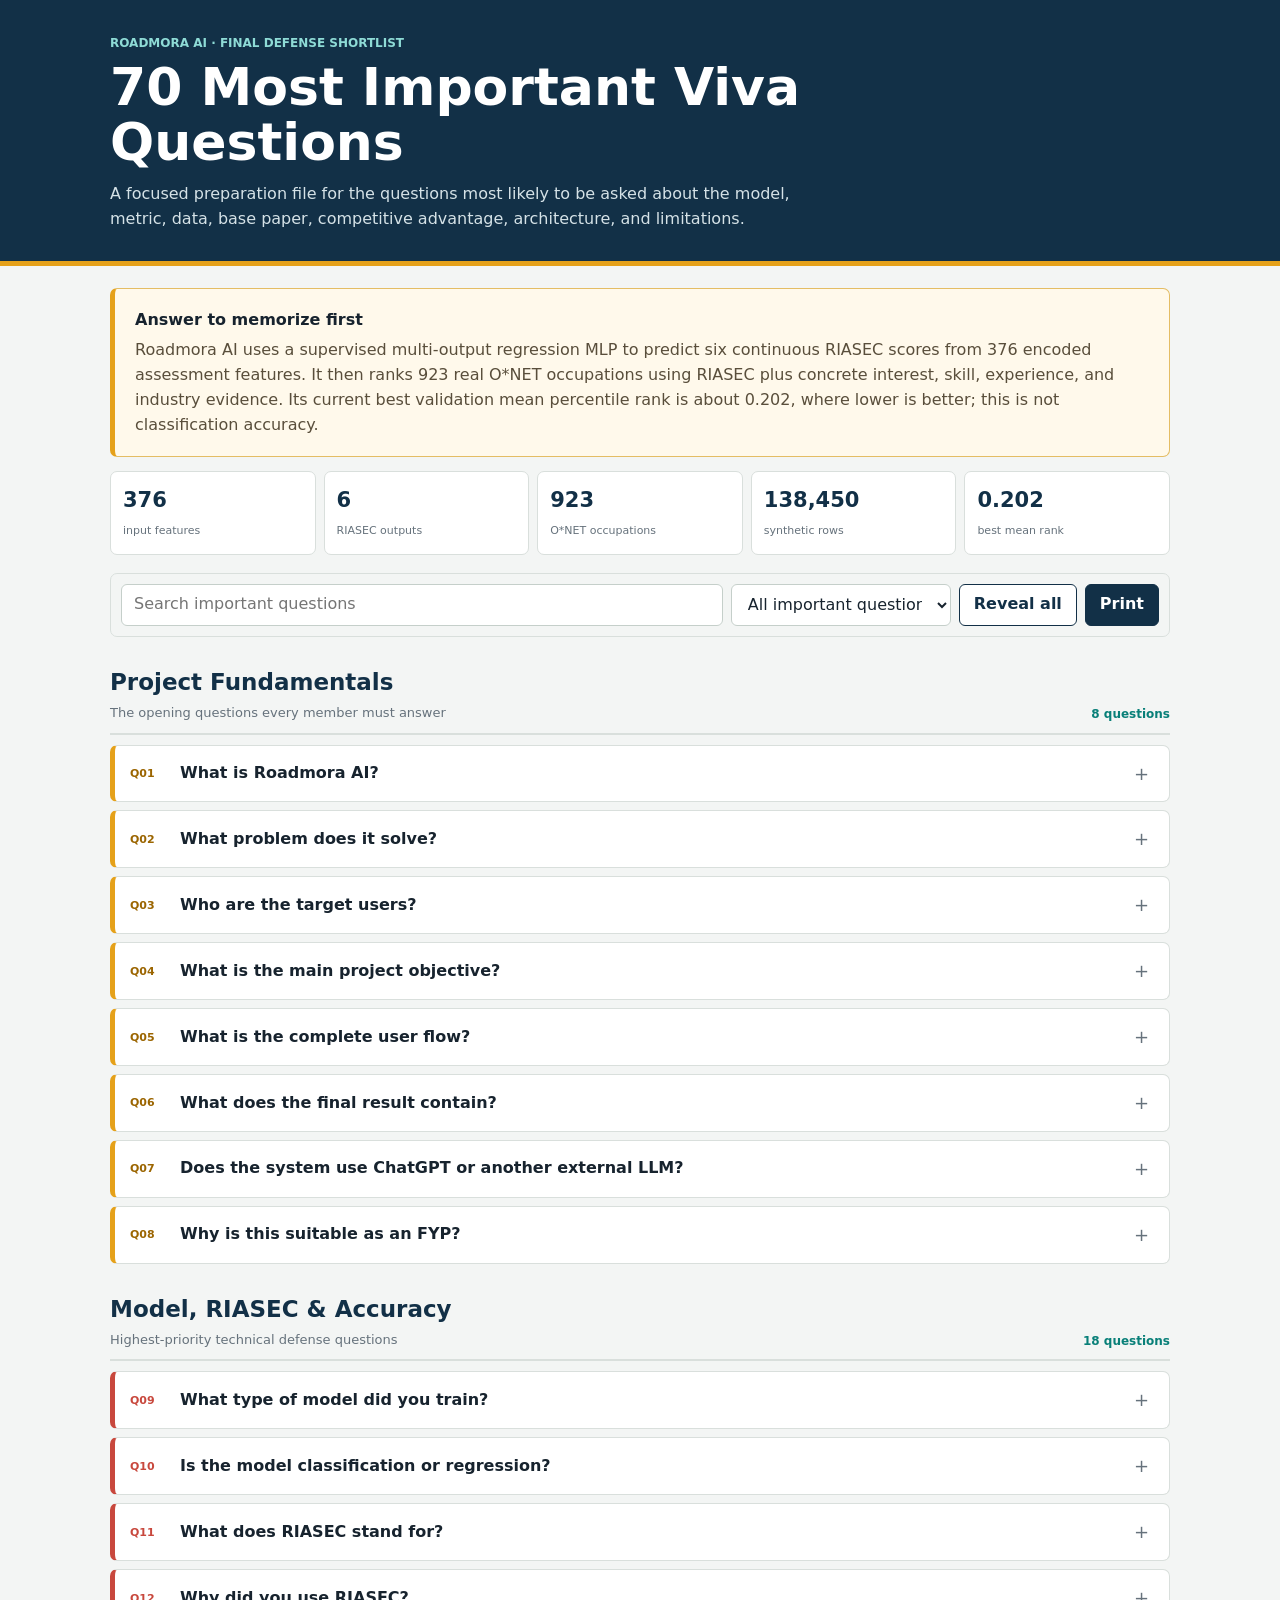
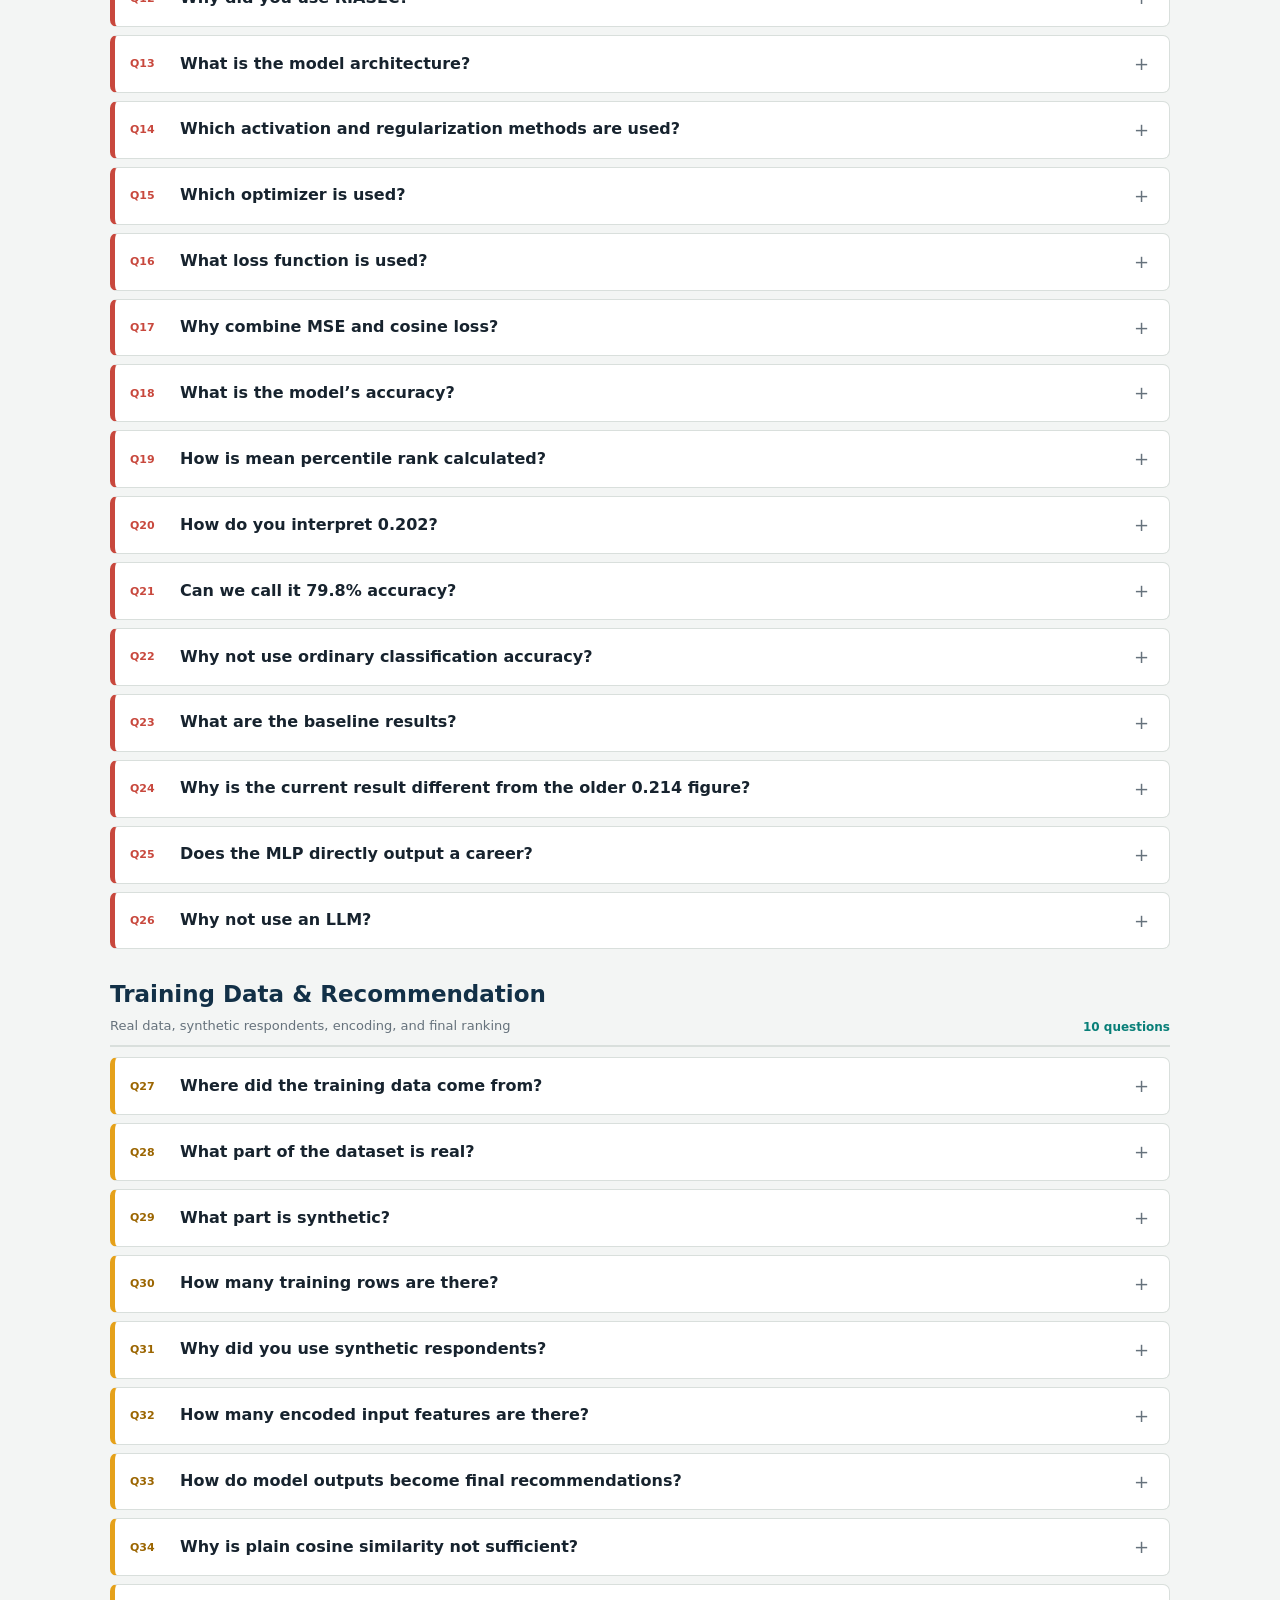
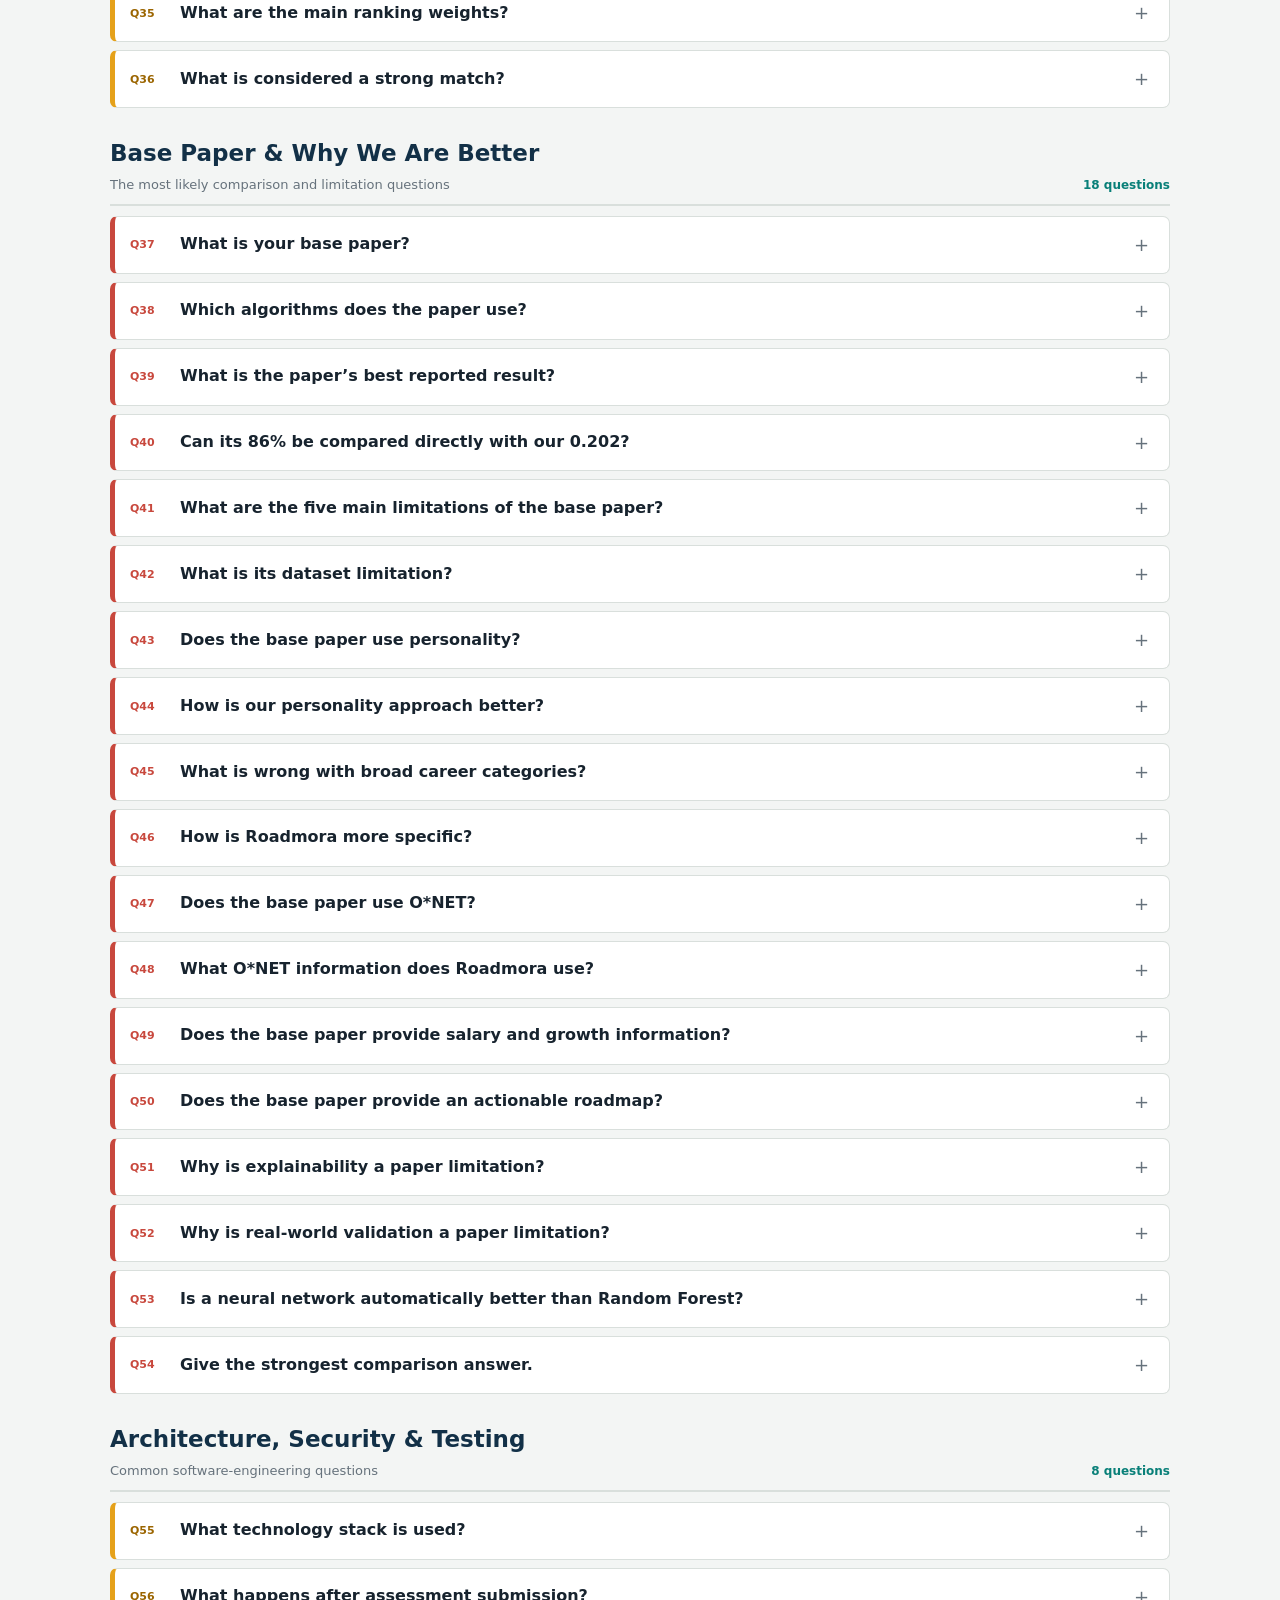
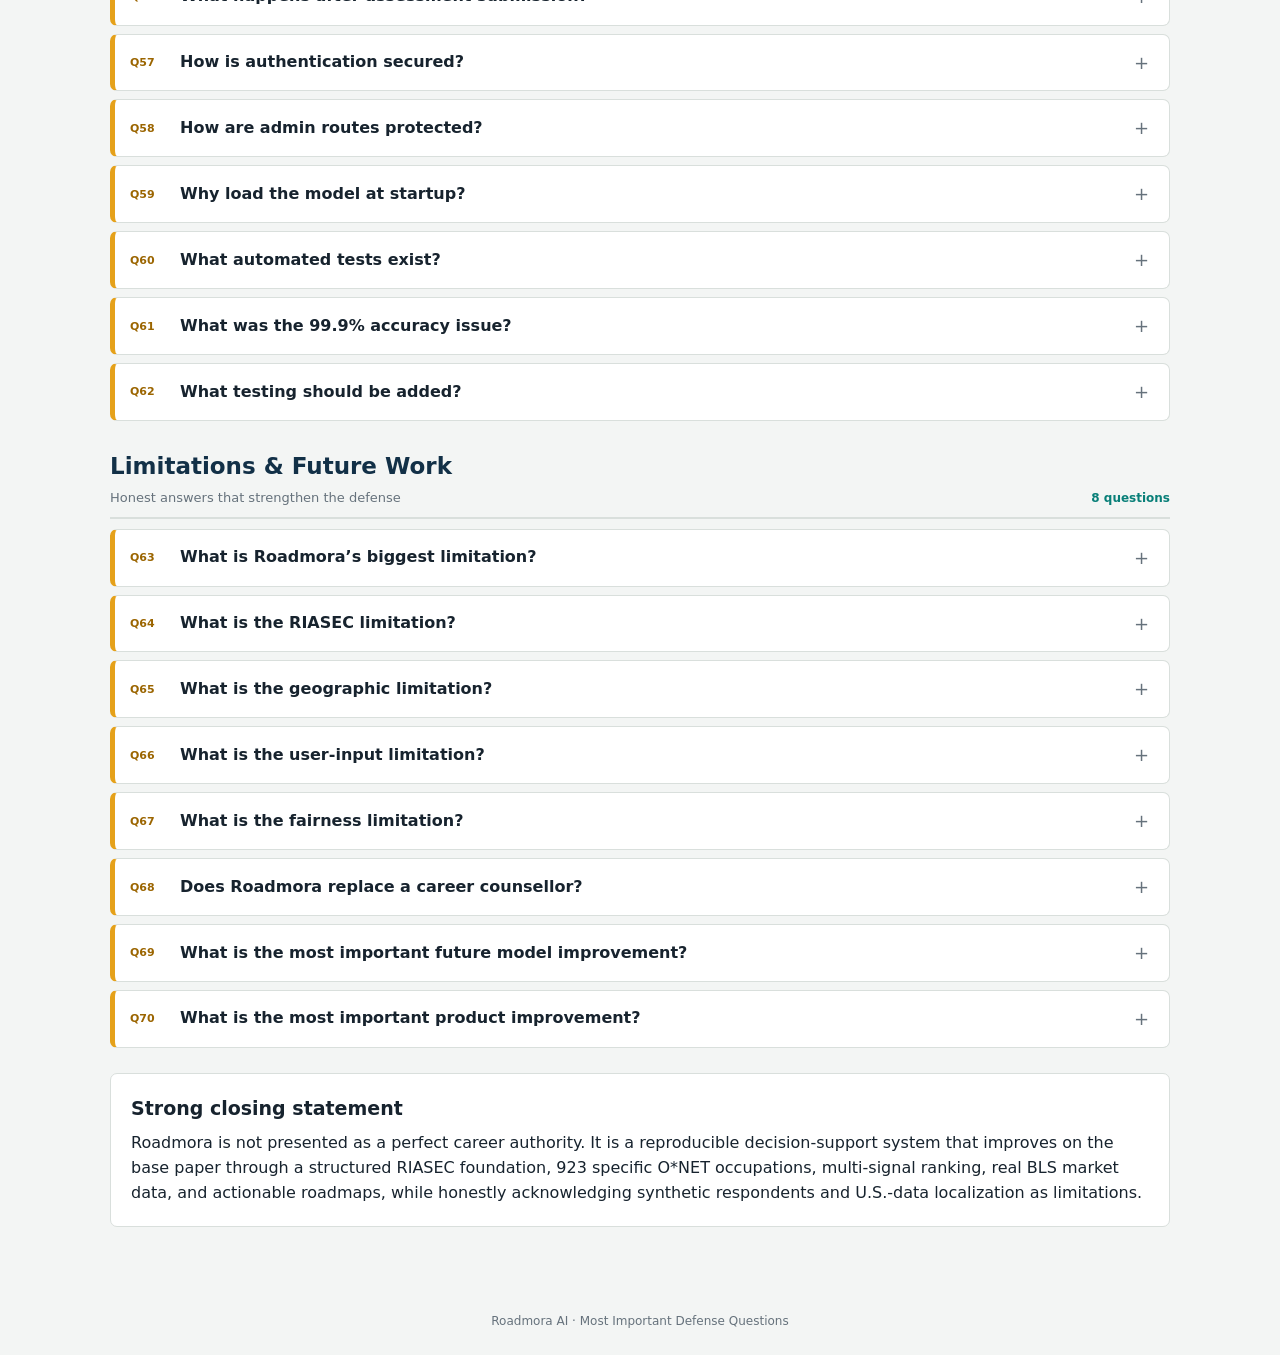
<file: Roadmora_AI_Most_Important_Defense_Questions.html>
<!doctype html>
<html lang="en">
<head>
  <meta charset="utf-8">
  <meta name="viewport" content="width=device-width, initial-scale=1">
  <meta name="description" content="Most important Roadmora AI FYP viva questions and short answers.">
  <title>Roadmora AI | Most Important Defense Questions</title>
  <style>
    :root {
      --ink: #17232e;
      --muted: #66727c;
      --navy: #123047;
      --teal: #087f78;
      --red: #c8483d;
      --amber: #e5a11a;
      --paper: #f3f5f4;
      --white: #fff;
      --line: #d9dfdc;
      --green: #2d7a49;
    }
    * { box-sizing: border-box; }
    html { scroll-behavior: smooth; }
    body {
      margin: 0;
      color: var(--ink);
      background: var(--paper);
      font-family: Inter, ui-sans-serif, system-ui, -apple-system, BlinkMacSystemFont, "Segoe UI", sans-serif;
      line-height: 1.55;
    }
    button, input, select { font: inherit; }
    button { cursor: pointer; }
    .hero { color: white; background: var(--navy); border-bottom: 5px solid var(--amber); }
    .hero__inner { width: min(1060px, calc(100% - 30px)); margin: auto; padding: 34px 0 30px; }
    .eyebrow { margin: 0 0 7px; color: #8edbd6; font-size: 12px; font-weight: 800; text-transform: uppercase; }
    h1 { max-width: 760px; margin: 0; font-size: clamp(31px, 5vw, 52px); line-height: 1.06; letter-spacing: 0; }
    .hero p:last-child { max-width: 730px; margin: 12px 0 0; color: #d5e2e7; }
    .wrap { width: min(1060px, calc(100% - 30px)); margin: 22px auto 60px; }
    .memory-line {
      padding: 19px 20px;
      border: 1px solid #e4bd64;
      border-left: 5px solid var(--amber);
      border-radius: 7px;
      background: #fff9eb;
    }
    .memory-line strong { display: block; margin-bottom: 5px; }
    .memory-line p { margin: 0; color: #594e3b; }
    .facts { display: grid; grid-template-columns: repeat(5, 1fr); gap: 8px; margin: 14px 0; }
    .fact { padding: 12px; border: 1px solid var(--line); border-radius: 7px; background: white; }
    .fact b { display: block; color: var(--navy); font-size: 21px; }
    .fact span { color: var(--muted); font-size: 11px; }
    .toolbar {
      position: sticky;
      top: 0;
      z-index: 5;
      display: grid;
      grid-template-columns: 1fr 220px auto auto;
      gap: 8px;
      padding: 10px;
      margin: 18px 0;
      border: 1px solid var(--line);
      border-radius: 7px;
      background: rgba(243,245,244,.96);
      backdrop-filter: blur(8px);
    }
    .control, .btn { min-height: 42px; border-radius: 6px; }
    .control { width: 100%; padding: 0 12px; color: var(--ink); border: 1px solid #c5cfca; background: white; }
    .btn { padding: 0 14px; border: 1px solid var(--navy); color: white; background: var(--navy); font-weight: 750; }
    .btn.secondary { color: var(--navy); background: white; }
    .section { margin-top: 28px; }
    .section__head { padding-bottom: 9px; border-bottom: 2px solid var(--line); display: flex; justify-content: space-between; gap: 14px; align-items: end; }
    .section__head h2 { margin: 0; color: var(--navy); font-size: 23px; }
    .section__head p { margin: 3px 0 0; color: var(--muted); font-size: 13px; }
    .section__count { flex: none; color: var(--teal); font-size: 12px; font-weight: 800; }
    .list { display: grid; gap: 8px; margin-top: 10px; }
    .card { overflow: hidden; border: 1px solid var(--line); border-left: 5px solid var(--red); border-radius: 7px; background: white; }
    .card.core { border-left-color: var(--amber); }
    .question { width: 100%; padding: 14px 15px; border: 0; color: var(--ink); background: transparent; text-align: left; display: grid; grid-template-columns: 42px 1fr 20px; gap: 8px; align-items: center; }
    .question:hover { background: #f8faf9; }
    .num { color: var(--red); font-size: 11px; font-weight: 850; }
    .core .num { color: #9b6500; }
    .q { font-weight: 760; }
    .plus { color: var(--muted); font-size: 18px; }
    .answer { display: none; padding: 0 15px 15px 65px; color: #3e4953; }
    .answer p { margin: 0; }
    .card.open .answer { display: block; }
    .card.open .plus { transform: rotate(45deg); }
    .badge { display: inline-block; margin-top: 10px; padding: 3px 7px; border-radius: 4px; color: white; background: var(--red); font-size: 10px; font-weight: 800; text-transform: uppercase; }
    .empty { display: none; padding: 35px; color: var(--muted); text-align: center; }
    .closing { margin-top: 25px; padding: 20px; border: 1px solid var(--line); border-radius: 7px; background: white; }
    .closing h2 { margin: 0 0 8px; font-size: 19px; }
    .closing p { margin: 0; }
    footer { padding: 25px; color: var(--muted); text-align: center; font-size: 12px; }
    @media (max-width: 800px) {
      .facts { grid-template-columns: repeat(2, 1fr); }
      .toolbar { grid-template-columns: 1fr 1fr; }
    }
    @media (max-width: 520px) {
      .facts, .toolbar { grid-template-columns: 1fr; }
      .question { grid-template-columns: 36px 1fr 18px; padding: 13px 10px; }
      .answer { padding: 0 10px 13px 54px; }
    }
    @media print {
      body { background: white; font-size: 10.5pt; }
      .hero { color: var(--ink); background: white; border-bottom: 2px solid #000; }
      .hero p:last-child, .eyebrow { color: #333; }
      .wrap { width: 100%; margin: 0; }
      .toolbar { display: none; }
      .facts { grid-template-columns: repeat(5, 1fr); }
      .answer { display: block !important; }
      .card { break-inside: avoid; }
      .section { break-before: page; }
      .section:first-of-type { break-before: auto; }
    }
  </style>
</head>
<body>
  <header class="hero">
    <div class="hero__inner">
      <p class="eyebrow">Roadmora AI · Final Defense Shortlist</p>
      <h1>70 Most Important Viva Questions</h1>
      <p>A focused preparation file for the questions most likely to be asked about the model, metric, data, base paper, competitive advantage, architecture, and limitations.</p>
    </div>
  </header>

  <main class="wrap">
    <section class="memory-line">
      <strong>Answer to memorize first</strong>
      <p>Roadmora AI uses a supervised multi-output regression MLP to predict six continuous RIASEC scores from 376 encoded assessment features. It then ranks 923 real O*NET occupations using RIASEC plus concrete interest, skill, experience, and industry evidence. Its current best validation mean percentile rank is about 0.202, where lower is better; this is not classification accuracy.</p>
    </section>

    <section class="facts" aria-label="Essential facts">
      <div class="fact"><b>376</b><span>input features</span></div>
      <div class="fact"><b>6</b><span>RIASEC outputs</span></div>
      <div class="fact"><b>923</b><span>O*NET occupations</span></div>
      <div class="fact"><b>138,450</b><span>synthetic rows</span></div>
      <div class="fact"><b>0.202</b><span>best mean rank</span></div>
    </section>

    <div class="toolbar">
      <input id="search" class="control" type="search" placeholder="Search important questions" aria-label="Search questions">
      <select id="filter" class="control" aria-label="Filter section"></select>
      <button id="reveal" class="btn secondary" type="button">Reveal all</button>
      <button class="btn" type="button" onclick="window.print()">Print</button>
    </div>

    <div id="bank"></div>
    <div id="empty" class="empty">No matching question found.</div>

    <section class="closing">
      <h2>Strong closing statement</h2>
      <p>Roadmora is not presented as a perfect career authority. It is a reproducible decision-support system that improves on the base paper through a structured RIASEC foundation, 923 specific O*NET occupations, multi-signal ranking, real BLS market data, and actionable roadmaps, while honestly acknowledging synthetic respondents and U.S.-data localization as limitations.</p>
    </section>
  </main>

  <footer>Roadmora AI · Most Important Defense Questions</footer>

  <script>
    const sections = [
      {
        id: 'project', title: 'Project Fundamentals', note: 'The opening questions every member must answer',
        items: [
          ['What is Roadmora AI?', 'Roadmora AI is a web-based career-guidance platform that recommends specific occupations and provides market information, occupation details, and a saved roadmap.'],
          ['What problem does it solve?', 'It replaces generic, fragmented career advice with one personalized and evidence-grounded workflow.'],
          ['Who are the target users?', 'Students, fresh graduates, job seekers, employed users, freelancers, and career changers.'],
          ['What is the main project objective?', 'To convert a structured assessment into useful career recommendations supported by occupational and labour-market evidence.'],
          ['What is the complete user flow?', 'The user authenticates, completes the five-step assessment, submits it, reviews ranked matches, and revisits the saved result from the dashboard.'],
          ['What does the final result contain?', 'Up to three strong occupation matches, match evidence, O*NET preparation and task details, BLS wage and growth information, and a roadmap.'],
          ['Does the system use ChatGPT or another external LLM?', 'No. Prediction runs through the locally loaded PyTorch model and structured O*NET/BLS data.'],
          ['Why is this suitable as an FYP?', 'It combines machine learning, data engineering, APIs, authentication, databases, frontend design, testing, evaluation, and a meaningful real-world problem.']
        ]
      },
      {
        id: 'model', title: 'Model, RIASEC & Accuracy', note: 'Highest-priority technical defense questions',
        items: [
          ['What type of model did you train?', 'A supervised feed-forward multi-layer perceptron trained from random initialization.'],
          ['Is the model classification or regression?', 'It is multi-output regression because it predicts six continuous RIASEC scores. The next stage is occupation ranking.'],
          ['What does RIASEC stand for?', 'Realistic, Investigative, Artistic, Social, Enterprising, and Conventional.'],
          ['Why did you use RIASEC?', 'It is an established vocational-interest framework and connects naturally with real O*NET occupation profiles.'],
          ['What is the model architecture?', 'The architecture is 376 inputs, hidden layers of 256, 128, and 64 units, and six outputs.'],
          ['Which activation and regularization methods are used?', 'Each hidden layer uses batch normalization, ReLU, and dropout; dropout rates are 0.20, 0.15, and 0.10.'],
          ['Which optimizer is used?', 'Adam with a learning rate of 0.001 and weight decay of 0.00001.'],
          ['What loss function is used?', 'A combined loss of 20% mean squared error and 80% cosine loss.'],
          ['Why combine MSE and cosine loss?', 'Cosine loss trains the profile direction used for ranking, while MSE retains magnitude information.'],
          ['What is the model’s accuracy?', 'We do not report classification accuracy because this is regression followed by ranking. The current best validation mean percentile rank is approximately 0.202.'],
          ['How is mean percentile rank calculated?', 'For each validation example, we rank all 923 occupations, divide the true occupation’s zero-based rank by 923, and average the result across examples.'],
          ['How do you interpret 0.202?', 'The true source occupation appears around the top 20.2% of candidates on average. Lower is better: zero is perfect and about 0.5 is random.'],
          ['Can we call it 79.8% accuracy?', 'No. Subtracting percentile rank from one does not produce accuracy; doing so would misrepresent the metric.'],
          ['Why not use ordinary classification accuracy?', 'The model predicts continuous interests and ranks 923 similar occupations rather than selecting one broad class.'],
          ['What are the baseline results?', 'The documented comparison reported about 0.496 for a mean-vector baseline, 0.249 for Ridge, 0.325 for Random Forest, and 0.214 for the earlier MLP run; lower is better.'],
          ['Why is the current result different from the older 0.214 figure?', 'The current generator and saved run use 150 samples per occupation and reach about 0.202; 0.214 belongs to an earlier 60-sample-per-occupation run.'],
          ['Does the MLP directly output a career?', 'No. It outputs the RIASEC vector; the ranking pipeline converts that profile and other evidence into occupations.'],
          ['Why not use an LLM?', 'The task is structured, an LLM is unnecessary and less auditable, and the requirement was to train our own model without an external AI API.']
        ]
      },
      {
        id: 'data', title: 'Training Data & Recommendation', note: 'Real data, synthetic respondents, encoding, and final ranking',
        items: [
          ['Where did the training data come from?', 'Real targets come from O*NET 31.0; synthetic assessment respondents were generated around those real occupation profiles.'],
          ['What part of the dataset is real?', 'The 923 occupations, RIASEC target vectors, interest taxonomy, occupation skills, Job Zones, and tasks are real O*NET data.'],
          ['What part is synthetic?', 'The individual combinations of assessment answers are generated rather than collected from real users.'],
          ['How many training rows are there?', 'The current generator produces 150 rows for each of 923 occupations, totaling 138,450 rows.'],
          ['Why did you use synthetic respondents?', 'No large labeled dataset matched our exact assessment schema, so synthetic sampling enabled training while preserving real O*NET supervision.'],
          ['How many encoded input features are there?', 'There are 376 one-hot and multi-hot features covering education, status, skills, languages, interests, industries, internships, and job roles.'],
          ['How do model outputs become final recommendations?', 'Centered RIASEC similarity creates candidates, then interests, technical skills, industry, experience, core skills, and supported goal intent re-rank them.'],
          ['Why is plain cosine similarity not sufficient?', 'Positive RIASEC values make raw cosine similarities cluster too closely, so row-centering is used to compare profile shape.'],
          ['What are the main ranking weights?', 'RIASEC is 0.15, interests 0.30, technical skills 0.35, and industry 0.20; extra signals activate only when supported.'],
          ['What is considered a strong match?', 'A final combined score of at least 0.75. The system avoids padding the list with weaker results.']
        ]
      },
      {
        id: 'paper', title: 'Base Paper & Why We Are Better', note: 'The most likely comparison and limitation questions',
        items: [
          ['What is your base paper?', '“Machine Learning-Based Career Recommendation System Using Academic and Behavioral Analytics,” published at ESIC 2026 by Mallick and co-authors.'],
          ['Which algorithms does the paper use?', 'Decision Tree, Random Forest, KNN, and SVM. Random Forest has the best representative result.'],
          ['What is the paper’s best reported result?', 'Random Forest reports 0.86 accuracy and 0.84 macro-F1 on its broad-category classification task.'],
          ['Can its 86% be compared directly with our 0.202?', 'No. It is classification accuracy over broad career classes, while ours is mean percentile rank over 923 occupations.'],
          ['What are the five main limitations of the base paper?', 'Broad career categories, unclear and limited dataset grounding, basic self-reported personality labels, no implemented O*NET integration, and deeper explainability and real-world data left for future work.'],
          ['What is its dataset limitation?', 'The paper refers to a small curated dataset but does not clearly state a reproducible headline sample size, provenance, or class distribution.'],
          ['Does the base paper use personality?', 'Yes, but only as basic self-reported labels such as introvert, extrovert, analytical, or creative. Do not claim that it has no personality input.'],
          ['How is our personality approach better?', 'We use RIASEC as a structured vocational-interest representation and match its six-dimensional profile to real occupation profiles.'],
          ['What is wrong with broad career categories?', 'A field such as Engineering or Business does not identify a specific occupation, its real tasks, preparation requirements, salary, or growth outlook.'],
          ['How is Roadmora more specific?', 'Roadmora ranks 923 named O*NET occupations instead of stopping at a small set of broad career fields.'],
          ['Does the base paper use O*NET?', 'No. It lists O*NET job descriptors as future work; Roadmora already integrates O*NET 31.0 throughout the active pipeline.'],
          ['What O*NET information does Roadmora use?', 'Occupation RIASEC profiles, specific interest areas, technology skills, Job Zones, task statements, titles, descriptions, and SOC codes.'],
          ['Does the base paper provide salary and growth information?', 'No. Roadmora links occupations to BLS wage and projected-growth data through SOC codes.'],
          ['Does the base paper provide an actionable roadmap?', 'It returns career categories and probabilities; Roadmora additionally presents O*NET-based preparation and task information as roadmap content.'],
          ['Why is explainability a paper limitation?', 'It mentions feature importance but leaves personalized SHAP or LIME explanations as future work.'],
          ['Why is real-world validation a paper limitation?', 'The authors propose future datasets from schools and institutions, so broader real-world educational validation is not yet demonstrated.'],
          ['Is a neural network automatically better than Random Forest?', 'No. Our improvement comes from the problem formulation, structured RIASEC target, real occupation grounding, multi-signal ranking, and complete product output.'],
          ['Give the strongest comparison answer.', 'The paper predicts broad fields from academic and basic behavioral features. Roadmora uses RIASEC, already integrates O*NET, ranks 923 specific occupations, and adds BLS market facts and actionable roadmaps.']
        ]
      },
      {
        id: 'system', title: 'Architecture, Security & Testing', note: 'Common software-engineering questions',
        items: [
          ['What technology stack is used?', 'React and Vite for the frontend, FastAPI for the backend, PyTorch for ML, Supabase Auth/PostgreSQL for accounts and storage, and O*NET/BLS for knowledge.'],
          ['What happens after assessment submission?', 'The frontend sends authenticated JSON to FastAPI, the backend validates the token, runs prediction, saves the top result, and returns ranked matches.'],
          ['How is authentication secured?', 'The frontend sends a Supabase bearer token and FastAPI validates it through Supabase before protected processing.'],
          ['How are admin routes protected?', 'The interface has a display gate, but every admin API also checks the authenticated email against the server-side admin list.'],
          ['Why load the model at startup?', 'Loading it once avoids disk and initialization overhead on every prediction request.'],
          ['What automated tests exist?', 'Seven ranking regression tests cover important data-science, accounting, graphic-design, and false-goal-intent cases.'],
          ['What was the 99.9% accuracy issue?', 'It was a warning sign caused by data leakage. The team corrected the data pipeline and stopped reporting that misleading result.'],
          ['What testing should be added?', 'Broader frontend, API, security, fairness, load, and end-to-end tests should be added to continuous integration.']
        ]
      },
      {
        id: 'limits', title: 'Limitations & Future Work', note: 'Honest answers that strengthen the defense',
        items: [
          ['What is Roadmora’s biggest limitation?', 'Respondents are synthetic, so current validation mainly proves pipeline consistency rather than real-user generalization.'],
          ['What is the RIASEC limitation?', 'Six dimensions cannot uniquely separate all 923 occupations, which makes multi-signal re-ranking necessary.'],
          ['What is the geographic limitation?', 'O*NET and BLS are U.S.-focused, so Pakistan-specific salary, qualification, and demand data are still needed.'],
          ['What is the user-input limitation?', 'Self-reported answers may be incomplete, misunderstood, aspirational, or dishonest.'],
          ['What is the fairness limitation?', 'Synthetic mappings and occupational sources may contain cultural or representation bias, and full subgroup fairness evaluation is still required.'],
          ['Does Roadmora replace a career counsellor?', 'No. It is a decision-support tool and cannot fully understand family, emotional, financial, cultural, or local context.'],
          ['What is the most important future model improvement?', 'Collect consented real-user assessments and outcome feedback, then evaluate on a strictly separated real-world test set.'],
          ['What is the most important product improvement?', 'Localize occupation requirements and market information for Pakistan while adding transparent user feedback and model monitoring.']
        ]
      }
    ];

    const bank = document.getElementById('bank');
    const search = document.getElementById('search');
    const filter = document.getElementById('filter');
    const reveal = document.getElementById('reveal');
    const empty = document.getElementById('empty');
    let revealAll = false;

    filter.add(new Option('All important questions', 'all'));
    sections.forEach(section => filter.add(new Option(section.title, section.id)));

    function render() {
      const query = search.value.trim().toLowerCase();
      const selected = filter.value;
      bank.innerHTML = '';
      let shown = 0;
      let globalNumber = 0;

      sections.forEach(section => {
        const visible = [];
        section.items.forEach((item, index) => {
          globalNumber += 1;
          if ((selected === 'all' || selected === section.id) && `${item[0]} ${item[1]}`.toLowerCase().includes(query)) {
            visible.push({ item, index, number: globalNumber });
          }
        });
        if (!visible.length) return;
        shown += visible.length;
        const sectionEl = document.createElement('section');
        sectionEl.className = 'section';
        sectionEl.innerHTML = `<div class="section__head"><div><h2>${section.title}</h2><p>${section.note}</p></div><span class="section__count">${visible.length} questions</span></div>`;
        const list = document.createElement('div');
        list.className = 'list';
        visible.forEach(({ item, index, number }) => {
          const card = document.createElement('article');
          card.className = `card${section.id === 'model' || section.id === 'paper' ? '' : ' core'}${revealAll ? ' open' : ''}`;
          card.innerHTML = `<button class="question" type="button" aria-expanded="${revealAll}"><span class="num">Q${String(number).padStart(2, '0')}</span><span class="q">${item[0]}</span><span class="plus">+</span></button><div class="answer"><p>${item[1]}</p>${section.id === 'model' || section.id === 'paper' ? '<span class="badge">Highest priority</span>' : ''}</div>`;
          list.appendChild(card);
        });
        sectionEl.appendChild(list);
        bank.appendChild(sectionEl);
      });
      empty.style.display = shown ? 'none' : 'block';
      reveal.textContent = revealAll ? 'Hide all' : 'Reveal all';
    }

    bank.addEventListener('click', event => {
      const button = event.target.closest('.question');
      if (!button) return;
      const card = button.closest('.card');
      card.classList.toggle('open');
      button.setAttribute('aria-expanded', card.classList.contains('open'));
    });
    search.addEventListener('input', render);
    filter.addEventListener('change', render);
    reveal.addEventListener('click', () => { revealAll = !revealAll; render(); });
    render();
  </script>
</body>
</html>
</file>
